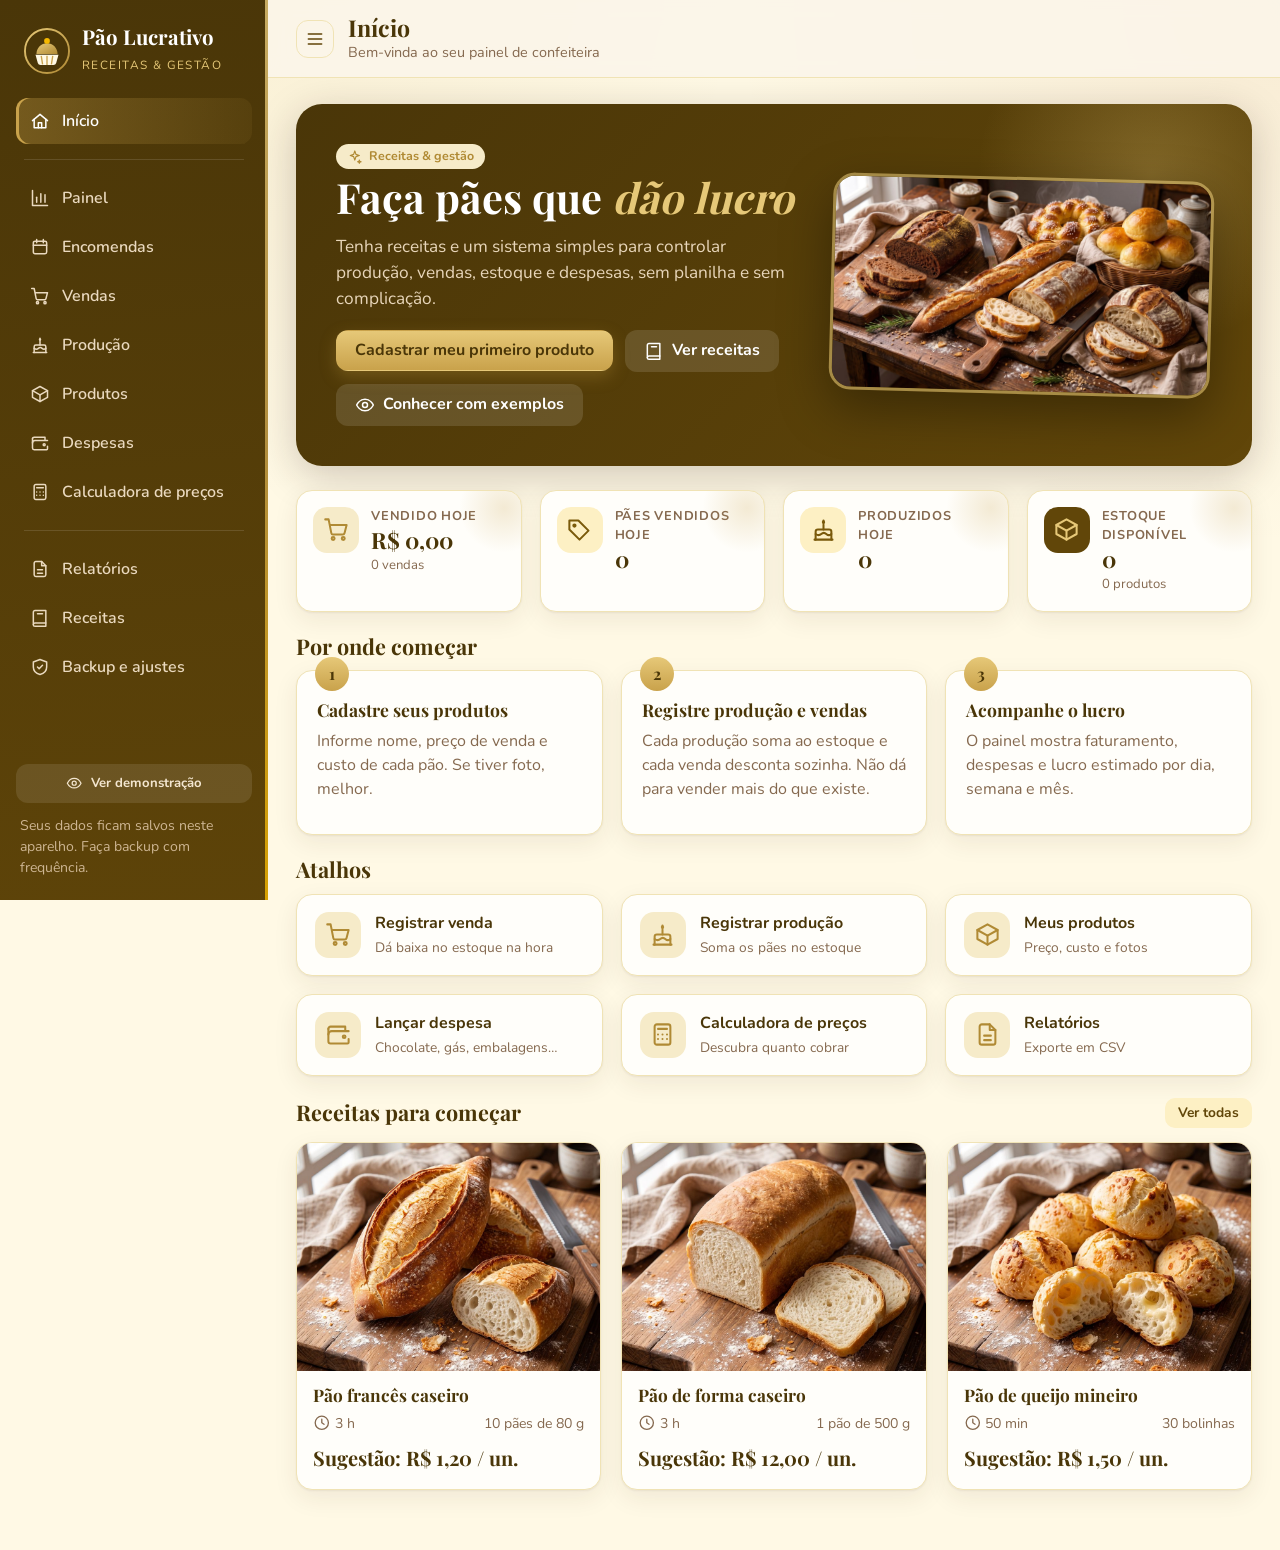
<file: index.html>
<!DOCTYPE html>
<html lang="pt-BR">
<head>
<meta charset="utf-8">
<meta name="viewport" content="width=device-width, initial-scale=1, viewport-fit=cover">
<title>Pão Lucrativo — Receitas e gestão para o seu negócio de pães</title>
<meta name="description" content="Receitas e um sistema completo de vendas, produção, estoque e lucro para quem faz e vende pães caseiros.">
<meta name="theme-color" content="#4a3608">
<link rel="stylesheet" href="css/style.css">
</head>
<body data-page="index" data-title="Início" data-sub="Bem-vinda ao seu painel de confeiteira">
<main id="content" class="content">
  <div class="loading"><div><div class="spinner"></div>Carregando…</div></div>
</main>
<script src="js/calc.js"></script>
<script src="js/database.js"></script>
<script src="js/art.js"></script>
<script src="js/auth.js"></script>
<script src="js/app.js"></script>
<script src="js/recipes-data.js"></script>
<script src="js/home.js"></script>
</body>
</html>
</file>
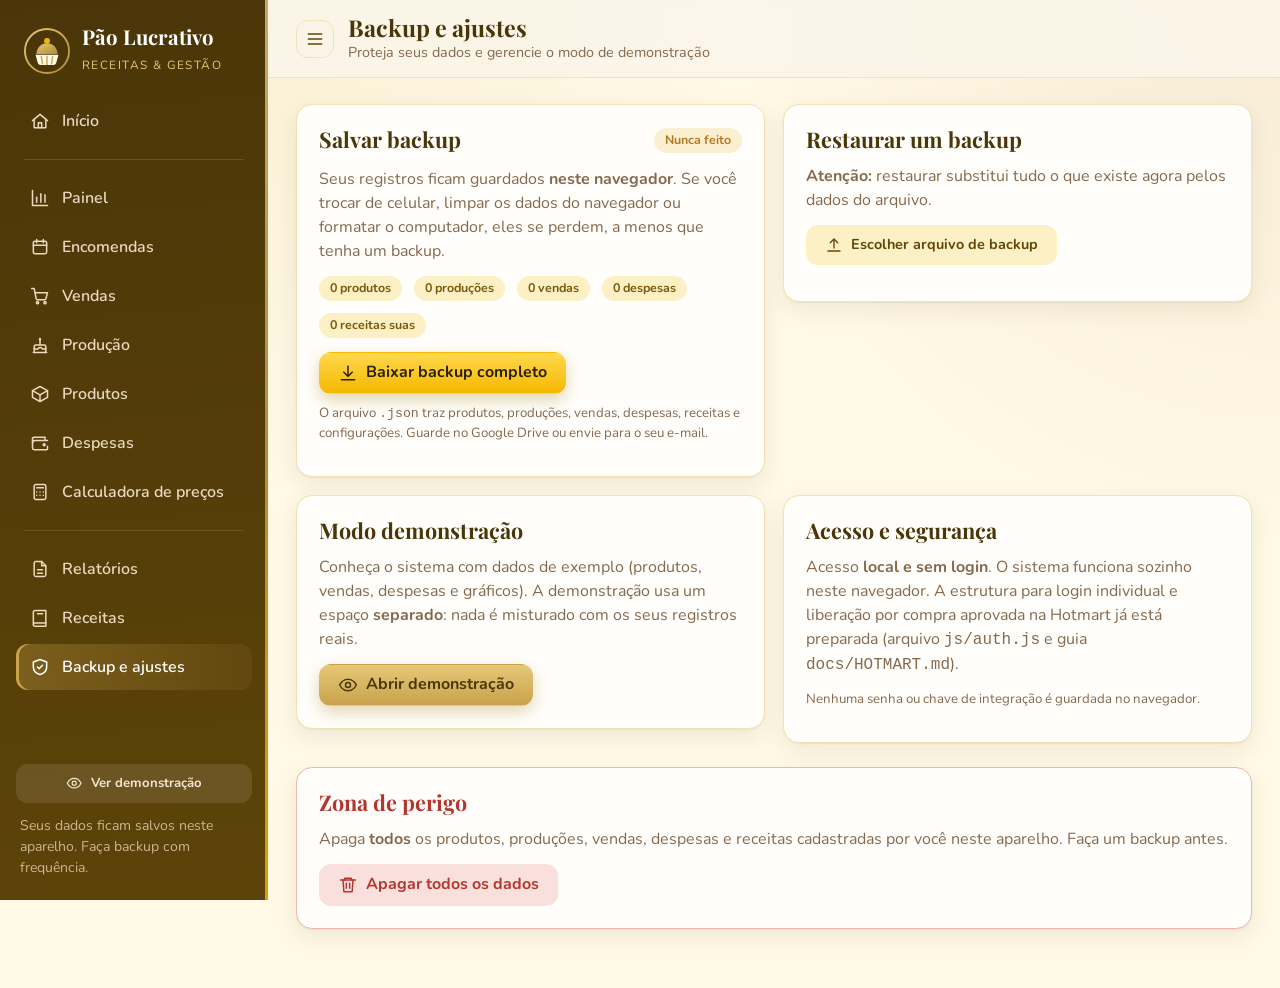
<file: backup.html>
<!DOCTYPE html>
<html lang="pt-BR">
<head>
<meta charset="utf-8">
<meta name="viewport" content="width=device-width, initial-scale=1, viewport-fit=cover">
<title>Backup e ajustes — Pão Lucrativo</title>
<meta name="theme-color" content="#4a3608">
<link rel="stylesheet" href="css/style.css">
</head>
<body data-page="backup" data-title="Backup e ajustes" data-sub="Proteja seus dados e gerencie o modo de demonstração">
<main id="content" class="content">
  <div class="grid g2" style="align-items:start">
    <section class="card">
      <div class="card-head"><h2>Salvar backup</h2><span class="pill" id="last-pill"></span></div>
      <p class="muted">Seus registros ficam guardados <b>neste navegador</b>. Se você trocar de celular, limpar os dados do navegador ou formatar o computador, eles se perdem, a menos que tenha um backup.</p>
      <div id="counts" class="row small muted" style="margin-bottom:14px"></div>
      <button class="btn primary" type="button" id="btn-export"></button>
      <p class="hint" style="margin-top:10px">O arquivo <code>.json</code> traz produtos, produções, vendas, despesas, receitas e configurações. Guarde no Google Drive ou envie para o seu e-mail.</p>
    </section>

    <section class="card">
      <h2>Restaurar um backup</h2>
      <p class="muted"><b>Atenção:</b> restaurar substitui tudo o que existe agora pelos dados do arquivo.</p>
      <div class="field"><label for="f-file" class="btn" id="file-label" style="cursor:pointer;width:fit-content"></label><input class="sr-only" type="file" id="f-file" accept="application/json,.json"></div>
      <div id="restore-info" style="margin-top:14px"></div>
    </section>

    <section class="card">
      <h2>Modo demonstração</h2>
      <p class="muted">Conheça o sistema com dados de exemplo (produtos, vendas, despesas e gráficos). A demonstração usa um espaço <b>separado</b>: nada é misturado com os seus registros reais.</p>
      <div class="row" id="demo-actions"></div>
    </section>

    <section class="card">
      <h2>Acesso e segurança</h2>
      <div id="auth-info"></div>
    </section>
  </div>

  <section class="card section" id="danger" style="border-color:#ecb7b0">
    <h2 style="color:var(--bad)">Zona de perigo</h2>
    <p class="muted">Apaga <b>todos</b> os produtos, produções, vendas, despesas e receitas cadastradas por você neste aparelho. Faça um backup antes.</p>
    <button class="btn danger" type="button" id="btn-wipe"></button>
  </section>
</main>
<script src="js/calc.js"></script>
<script src="js/database.js"></script>
<script src="js/art.js"></script>
<script src="js/auth.js"></script>
<script src="js/app.js"></script>
<script src="js/backup.js"></script>
</body>
</html>
</file>
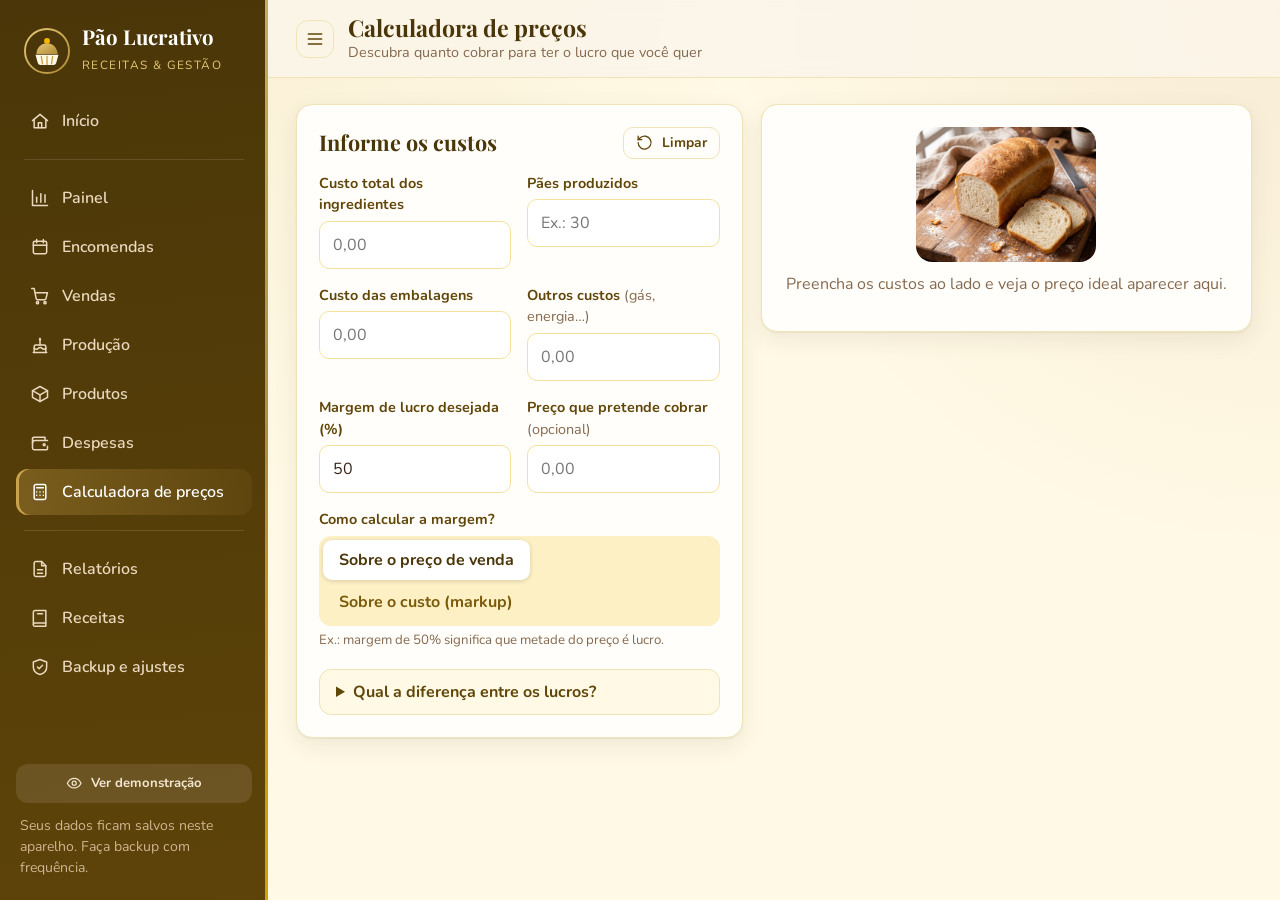
<file: calculadora.html>
<!DOCTYPE html>
<html lang="pt-BR">
<head>
<meta charset="utf-8">
<meta name="viewport" content="width=device-width, initial-scale=1, viewport-fit=cover">
<title>Calculadora de preços — Pão Lucrativo</title>
<meta name="theme-color" content="#4a3608">
<link rel="stylesheet" href="css/style.css">
</head>
<body data-page="calculadora" data-title="Calculadora de preços" data-sub="Descubra quanto cobrar para ter o lucro que você quer">
<main id="content" class="content">
  <div class="grid split-b">
    <section class="card">
      <div class="card-head"><h2>Informe os custos</h2><button class="btn sm ghost" type="button" id="btn-clear"></button></div>
      <form id="form" novalidate>
        <div class="form-grid">
          <div class="field c6 keep"><label for="c-ing">Custo total dos ingredientes</label><input type="text" inputmode="decimal" id="c-ing" name="ingredients" placeholder="0,00" autocomplete="off"><small class="err" data-err="ingredients"></small></div>
          <div class="field c6 keep"><label for="c-qty">Pães produzidos</label><input type="text" inputmode="numeric" id="c-qty" name="qty" placeholder="Ex.: 30" autocomplete="off"><small class="err" data-err="qty"></small></div>
          <div class="field c6 keep"><label for="c-pack">Custo das embalagens</label><input type="text" inputmode="decimal" id="c-pack" name="packaging" placeholder="0,00" autocomplete="off"><small class="err" data-err="packaging"></small></div>
          <div class="field c6 keep"><label for="c-other">Outros custos <span class="opt">(gás, energia…)</span></label><input type="text" inputmode="decimal" id="c-other" name="other" placeholder="0,00" autocomplete="off"><small class="err" data-err="other"></small></div>
          <div class="field c6 keep"><label for="c-margin">Margem de lucro desejada (%)</label><input type="text" inputmode="decimal" id="c-margin" name="margin" placeholder="Ex.: 50" autocomplete="off" value="50"><small class="err" data-err="margin"></small></div>
          <div class="field c6 keep"><label for="c-planned">Preço que pretende cobrar <span class="opt">(opcional)</span></label><input type="text" inputmode="decimal" id="c-planned" name="plannedPrice" placeholder="0,00" autocomplete="off"><small class="err" data-err="plannedPrice"></small></div>
          <div class="field"><span class="label">Como calcular a margem?</span>
            <div class="segmented" role="group" aria-label="Tipo de margem" id="mode"><button type="button" data-m="margin" class="on">Sobre o preço de venda</button><button type="button" data-m="markup">Sobre o custo (markup)</button></div>
            <small class="hint" id="mode-hint"></small></div>
        </div>
      </form>
      <details class="help" style="margin-top:18px;margin-bottom:0"><summary>Qual a diferença entre os lucros?</summary><p><b>Faturamento</b> é tudo o que entra com as vendas. <b>Lucro bruto</b> é o faturamento menos ingredientes e embalagens. <b>Lucro estimado após as despesas</b> é o que sobra depois de descontar também os outros custos (gás, energia, transporte).</p></details>
    </section>

    <section>
      <div id="result"></div>
      <div class="card section" id="apply-card" hidden>
        <h3>Aplicar a um produto</h3>
        <p class="muted small">Atualiza o custo unitário e o preço de venda do produto escolhido com os valores calculados.</p>
        <div class="row"><div class="field" style="flex:1;min-width:200px"><label class="sr-only" for="c-product">Produto</label><select id="c-product"></select></div><button class="btn gold" type="button" id="btn-apply">Aplicar valores</button></div>
      </div>
    </section>
  </div>
</main>
<script src="js/calc.js"></script>
<script src="js/database.js"></script>
<script src="js/art.js"></script>
<script src="js/auth.js"></script>
<script src="js/app.js"></script>
<script src="js/calculadora.js"></script>
</body>
</html>
</file>
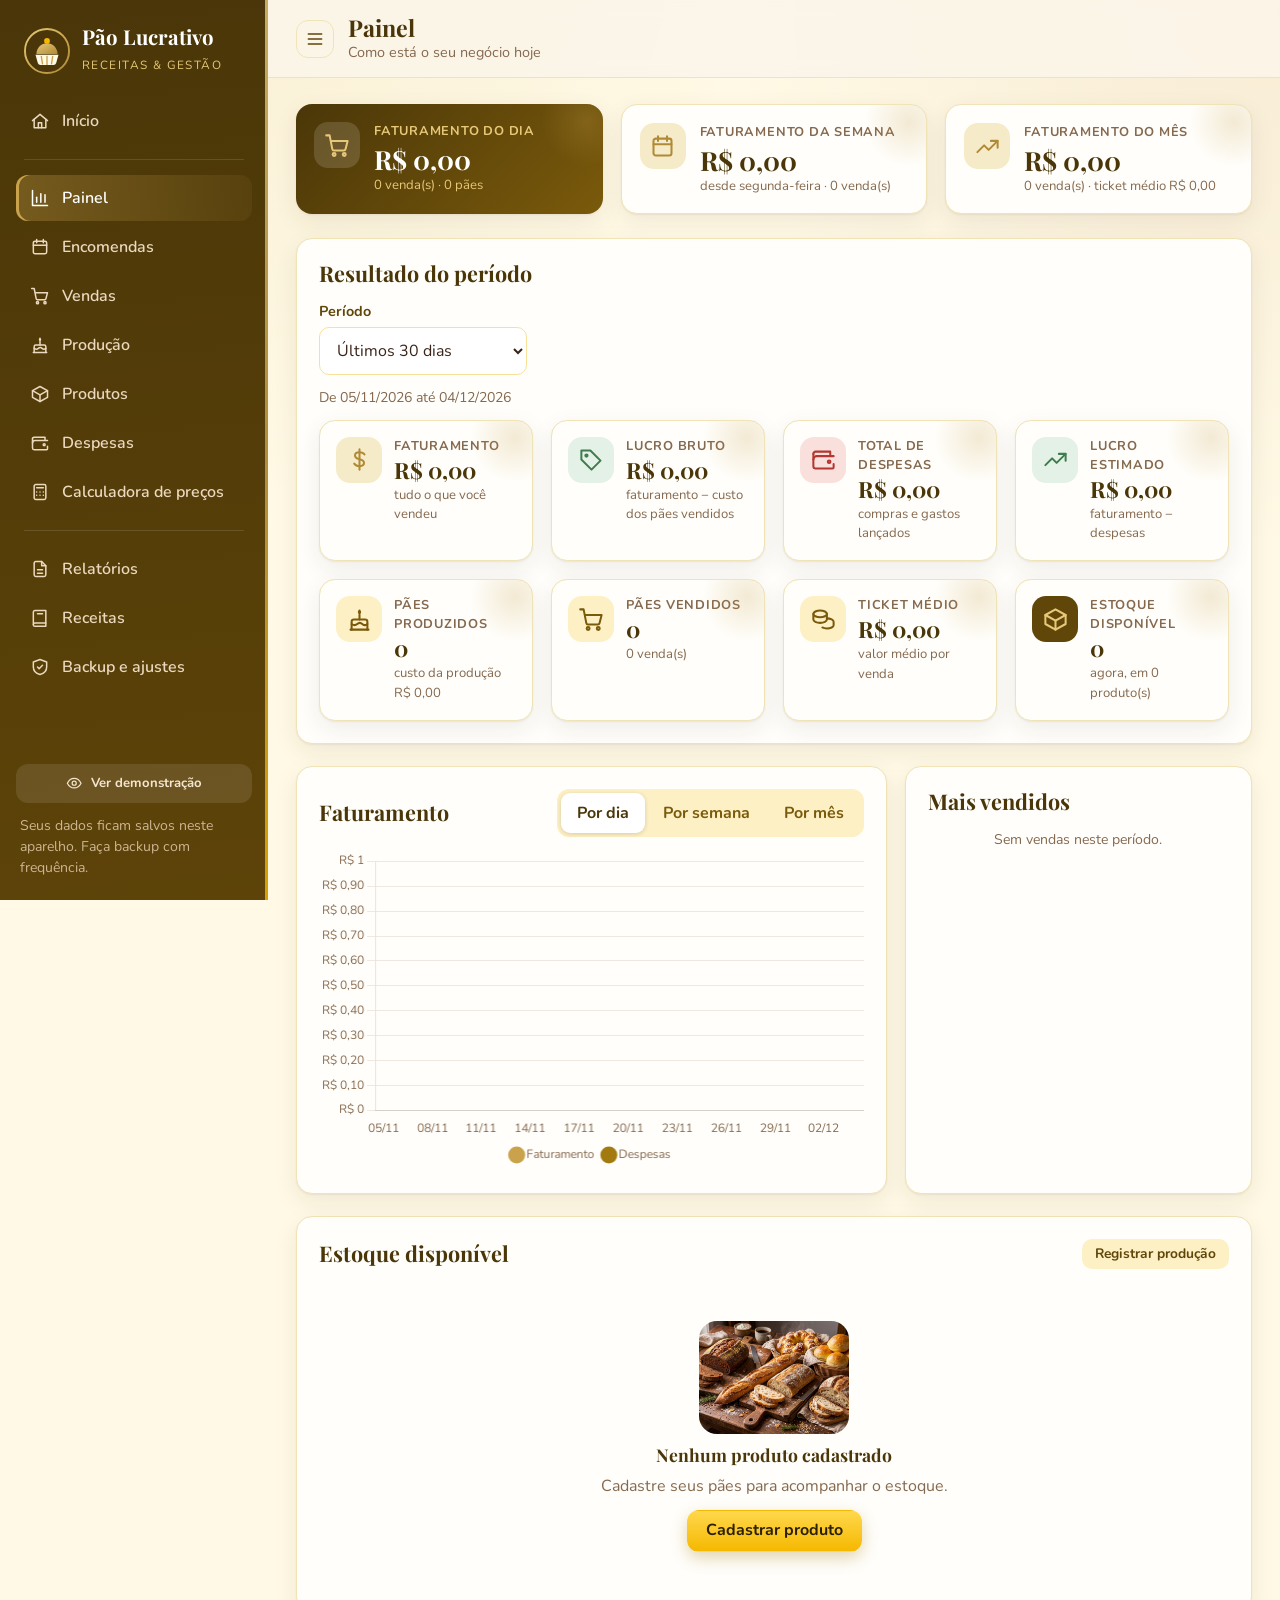
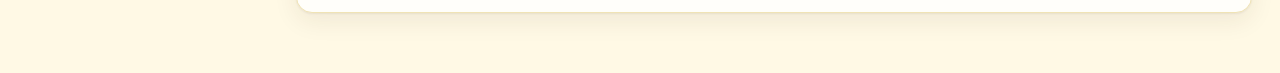
<file: dashboard.html>
<!DOCTYPE html>
<html lang="pt-BR">
<head>
<meta charset="utf-8">
<meta name="viewport" content="width=device-width, initial-scale=1, viewport-fit=cover">
<title>Painel — Pão Lucrativo</title>
<meta name="theme-color" content="#4a3608">
<link rel="stylesheet" href="css/style.css">
</head>
<body data-page="dashboard" data-title="Painel" data-sub="Como está o seu negócio hoje">
<main id="content" class="content">
  <div id="alerts"></div>
  <section><div class="grid g3" id="top-cards"></div></section>

  <section class="section card">
    <div class="card-head"><h2>Resultado do período</h2></div>
    <div class="row" style="align-items:flex-end;margin-bottom:18px" id="period-row"></div>
    <div id="period-msg"></div>
    <div class="grid g4" id="period-cards"></div>
  </section>

  <section class="section grid split-a" id="charts-row">
    <div class="card">
      <div class="card-head"><h2>Faturamento</h2>
        <div class="segmented" role="group" aria-label="Agrupar por" id="gran"><button type="button" data-g="day" class="on">Por dia</button><button type="button" data-g="week">Por semana</button><button type="button" data-g="month">Por mês</button></div></div>
      <div class="chart-box"><canvas id="ch-rev" aria-label="Gráfico de faturamento e despesas" role="img"></canvas></div>
    </div>
    <div class="card"><div class="card-head"><h2>Mais vendidos</h2></div><div class="chart-box"><canvas id="ch-top" aria-label="Gráfico dos produtos mais vendidos" role="img"></canvas></div><p class="muted center small" id="top-empty" hidden>Sem vendas neste período.</p></div>
  </section>

  <section class="section card"><div class="card-head"><h2>Estoque disponível</h2><a class="btn sm" href="producao.html">Registrar produção</a></div><div id="stock"></div></section>
</main>
<script src="js/vendor/chart.umd.js"></script>
<script src="js/calc.js"></script>
<script src="js/database.js"></script>
<script src="js/art.js"></script>
<script src="js/auth.js"></script>
<script src="js/app.js"></script>
<script src="js/charts.js"></script>
<script src="js/dashboard.js"></script>
</body>
</html>
</file>
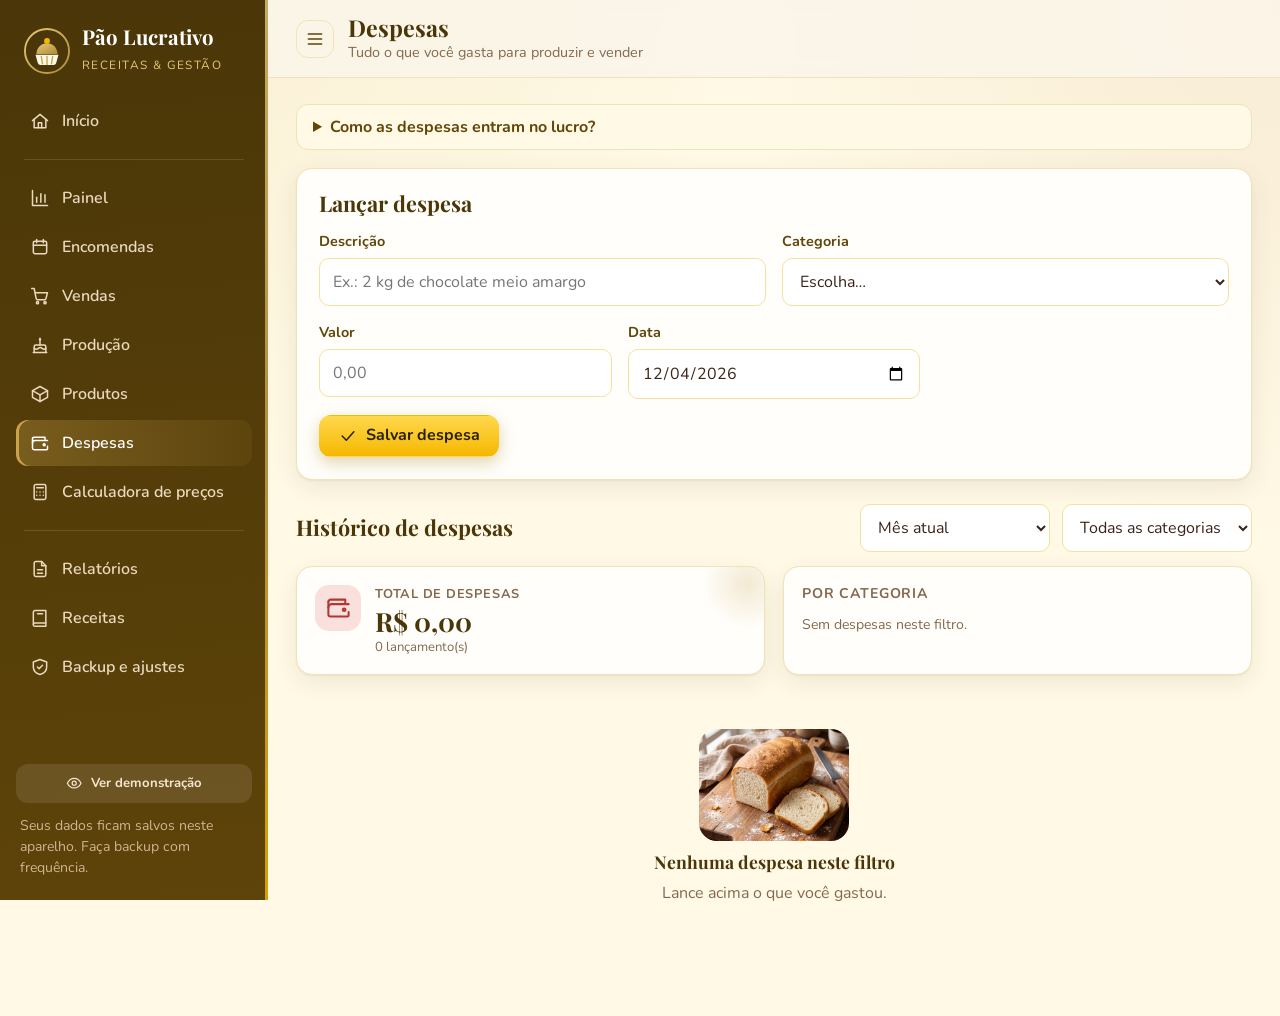
<file: despesas.html>
<!DOCTYPE html>
<html lang="pt-BR">
<head>
<meta charset="utf-8">
<meta name="viewport" content="width=device-width, initial-scale=1, viewport-fit=cover">
<title>Despesas — Pão Lucrativo</title>
<meta name="theme-color" content="#4a3608">
<link rel="stylesheet" href="css/style.css">
</head>
<body data-page="despesas" data-title="Despesas" data-sub="Tudo o que você gasta para produzir e vender">
<main id="content" class="content">
  <details class="help"><summary>Como as despesas entram no lucro?</summary><p>O <b>lucro estimado</b> do painel é o faturamento menos as despesas lançadas aqui. Já o <b>lucro bruto</b> é o faturamento menos o custo dos pães vendidos. Lance aqui as compras de ingredientes e embalagens e também os gastos fixos, como energia, gás e transporte.</p></details>
  <section class="card" id="form-card">
    <div class="card-head"><h2 id="form-title">Lançar despesa</h2><span class="pill" id="edit-pill" hidden>Editando</span></div>
    <form id="form" novalidate>
      <div class="form-grid">
        <div class="field c6"><label for="f-desc">Descrição</label><input type="text" id="f-desc" name="description" maxlength="100" placeholder="Ex.: 2 kg de chocolate meio amargo" autocomplete="off"><small class="err" data-err="description"></small></div>
        <div class="field c6"><label for="f-category">Categoria</label><select id="f-category" name="category"></select><small class="err" data-err="category"></small></div>
        <div class="field c4 keep"><label for="f-amount">Valor</label><input type="text" inputmode="decimal" id="f-amount" name="amount" placeholder="0,00" autocomplete="off"><small class="err" data-err="amount"></small></div>
        <div class="field c4 keep"><label for="f-date">Data</label><input type="date" id="f-date" name="date"><small class="err" data-err="date"></small></div>
      </div>
      <div class="form-actions" style="margin-top:16px"><button class="btn primary" type="submit" id="btn-save"></button><button class="btn ghost" type="button" id="btn-cancel" hidden>Cancelar edição</button></div>
    </form>
  </section>

  <section class="section">
    <div class="card-head"><h2>Histórico de despesas</h2><div class="row"><div class="field" style="min-width:190px"><label class="sr-only" for="flt">Período</label><select id="flt"></select></div>
      <div class="field" style="min-width:190px"><label class="sr-only" for="flt-cat">Categoria</label><select id="flt-cat"></select></div></div></div>
    <div id="summary" class="grid g2" style="margin-bottom:16px"></div>
    <div id="list"></div>
  </section>
</main>
<script src="js/calc.js"></script>
<script src="js/database.js"></script>
<script src="js/art.js"></script>
<script src="js/auth.js"></script>
<script src="js/app.js"></script>
<script src="js/despesas.js"></script>
</body>
</html>
</file>
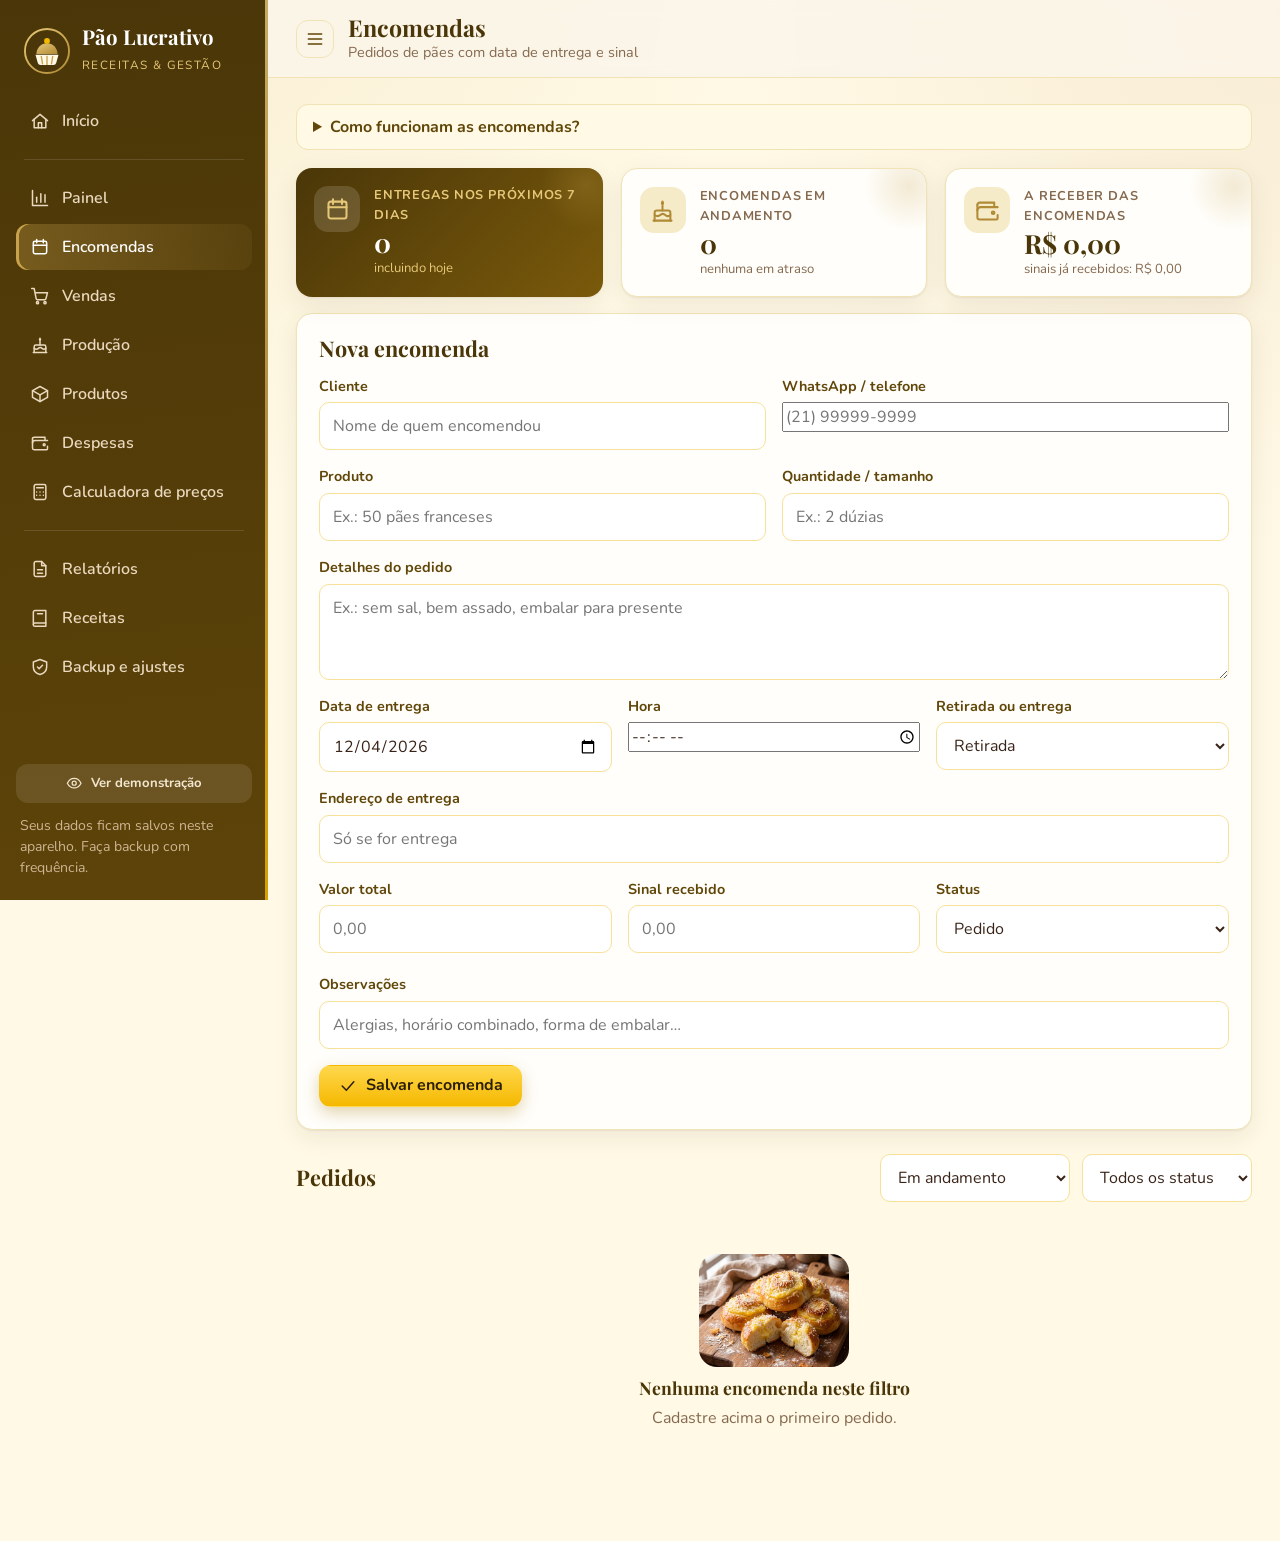
<file: encomendas.html>
<!DOCTYPE html>
<html lang="pt-BR">
<head>
<meta charset="utf-8">
<meta name="viewport" content="width=device-width, initial-scale=1, viewport-fit=cover">
<title>Encomendas — Pão Lucrativo</title>
<meta name="theme-color" content="#4a3608">
<link rel="stylesheet" href="css/style.css">
</head>
<body data-page="encomendas" data-title="Encomendas" data-sub="Pedidos de pães com data de entrega e sinal">
<main id="content" class="content">
  <details class="help"><summary>Como funcionam as encomendas?</summary><p>Cadastre o pedido com a <b>data de entrega</b> e o <b>sinal</b> recebido. O <b>saldo</b> é o valor total menos o sinal. Ao marcar como <b>Entregue</b>, o saldo passa a ser considerado recebido. Use o botão WhatsApp para confirmar o pedido ou avisar que o pão está pronto.</p></details>
  <div id="summary" class="grid g3" style="margin-bottom:16px"></div>
  <section class="card" id="form-card">
    <div class="card-head"><h2 id="form-title">Nova encomenda</h2><span class="pill" id="edit-pill" hidden>Editando</span></div>
    <form id="form" novalidate>
      <div class="form-grid">
        <div class="field c6"><label for="f-customer">Cliente</label><input type="text" id="f-customer" name="customer" maxlength="80" placeholder="Nome de quem encomendou" autocomplete="off"><small class="err" data-err="customer"></small></div>
        <div class="field c6"><label for="f-phone">WhatsApp / telefone</label><input type="tel" id="f-phone" name="phone" maxlength="30" placeholder="(21) 99999-9999" autocomplete="off"><small class="err" data-err="phone"></small></div>
        <div class="field c6"><label for="f-item">Produto</label><input type="text" id="f-item" name="item" maxlength="100" placeholder="Ex.: 50 pães franceses" autocomplete="off"><small class="err" data-err="item"></small></div>
        <div class="field c6"><label for="f-size">Quantidade / tamanho</label><input type="text" id="f-size" name="size" list="sizes" maxlength="40" placeholder="Ex.: 2 dúzias" autocomplete="off"><datalist id="sizes"></datalist><small class="err" data-err="size"></small></div>
        <div class="field c12"><label for="f-theme">Detalhes do pedido</label><textarea id="f-theme" name="theme" rows="2" maxlength="300" placeholder="Ex.: sem sal, bem assado, embalar para presente"></textarea><small class="err" data-err="theme"></small></div>
        <div class="field c4 keep"><label for="f-date">Data de entrega</label><input type="date" id="f-date" name="deliveryDate"><small class="err" data-err="deliveryDate"></small></div>
        <div class="field c4 keep"><label for="f-time">Hora</label><input type="time" id="f-time" name="deliveryTime"><small class="err" data-err="deliveryTime"></small></div>
        <div class="field c4 keep"><label for="f-delivery">Retirada ou entrega</label><select id="f-delivery" name="delivery"></select><small class="err" data-err="delivery"></small></div>
        <div class="field c12"><label for="f-address">Endereço de entrega</label><input type="text" id="f-address" name="address" maxlength="150" placeholder="Só se for entrega" autocomplete="off"><small class="err" data-err="address"></small></div>
        <div class="field c4 keep"><label for="f-total">Valor total</label><input type="text" inputmode="decimal" id="f-total" name="total" placeholder="0,00" autocomplete="off"><small class="err" data-err="total"></small></div>
        <div class="field c4 keep"><label for="f-deposit">Sinal recebido</label><input type="text" inputmode="decimal" id="f-deposit" name="deposit" placeholder="0,00" autocomplete="off"><small class="err" data-err="deposit"></small><small class="hint" id="bal"></small></div>
        <div class="field c4 keep"><label for="f-status">Status</label><select id="f-status" name="status"></select><small class="err" data-err="status"></small></div>
        <div class="field c12"><label for="f-notes">Observações</label><input type="text" id="f-notes" name="notes" maxlength="300" placeholder="Alergias, horário combinado, forma de embalar…" autocomplete="off"><small class="err" data-err="notes"></small></div>
      </div>
      <div class="form-actions" style="margin-top:16px"><button class="btn primary" type="submit" id="btn-save"></button><button class="btn ghost" type="button" id="btn-cancel" hidden>Cancelar edição</button></div>
    </form>
  </section>
  <section class="section">
    <div class="card-head"><h2>Pedidos</h2><div class="row"><div class="field" style="min-width:190px"><label class="sr-only" for="flt">Período</label><select id="flt"></select></div>
      <div class="field" style="min-width:170px"><label class="sr-only" for="flt-st">Status</label><select id="flt-st"></select></div></div></div>
    <div id="list"></div>
  </section>
</main>
<script src="js/calc.js"></script>
<script src="js/database.js"></script>
<script src="js/art.js"></script>
<script src="js/auth.js"></script>
<script src="js/app.js"></script>
<script src="js/encomendas.js"></script>
</body>
</html>
</file>
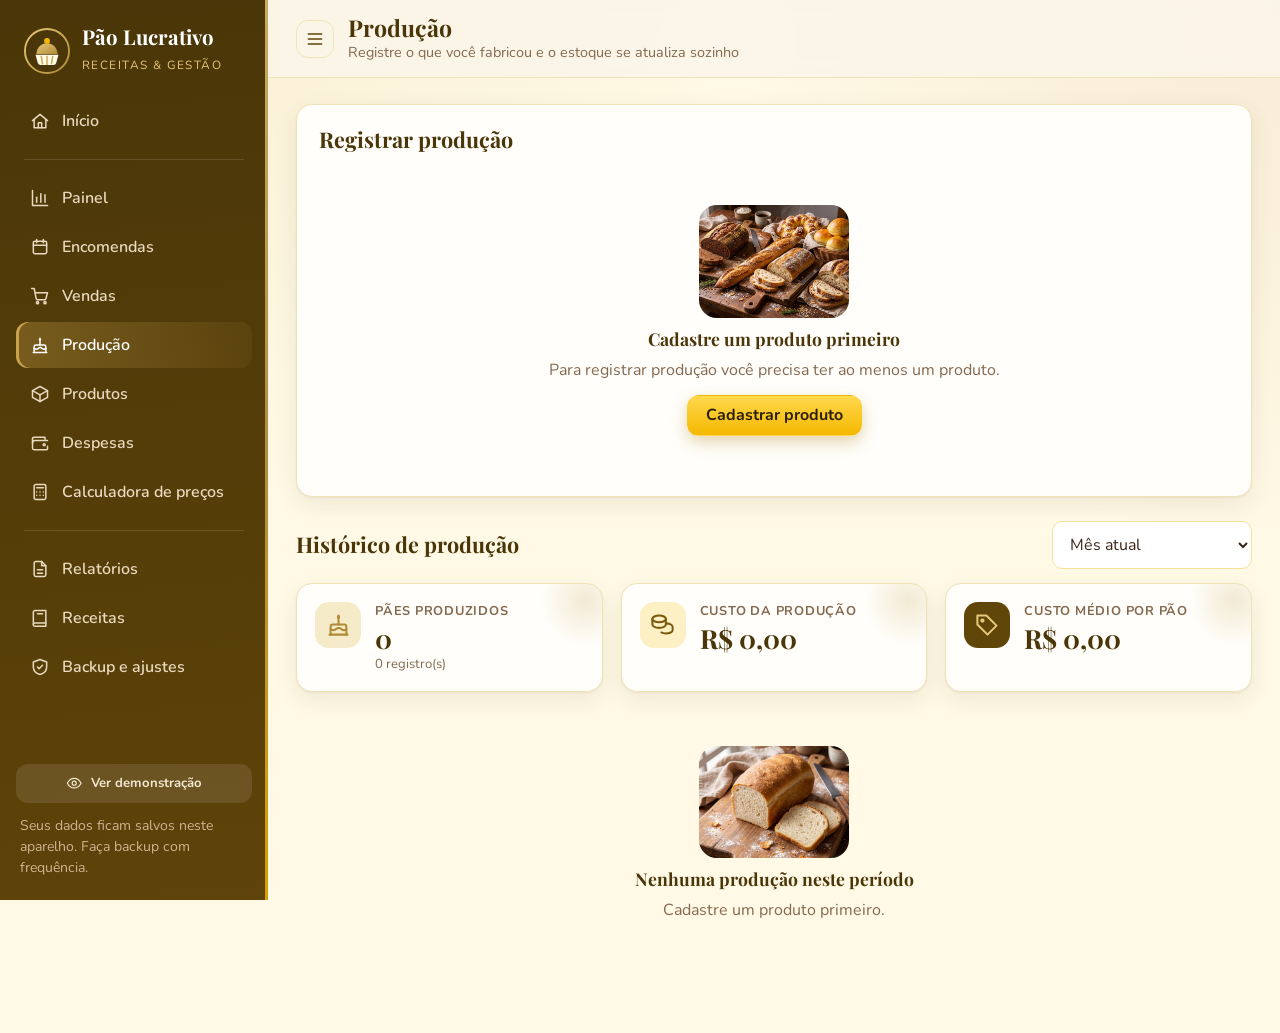
<file: producao.html>
<!DOCTYPE html>
<html lang="pt-BR">
<head>
<meta charset="utf-8">
<meta name="viewport" content="width=device-width, initial-scale=1, viewport-fit=cover">
<title>Produção — Pão Lucrativo</title>
<meta name="theme-color" content="#4a3608">
<link rel="stylesheet" href="css/style.css">
</head>
<body data-page="producao" data-title="Produção" data-sub="Registre o que você fabricou e o estoque se atualiza sozinho">
<main id="content" class="content">
  <section class="card" id="form-card">
    <div class="card-head"><h2 id="form-title">Registrar produção</h2><span class="pill" id="edit-pill" hidden>Editando</span></div>
    <div id="no-products" hidden></div>
    <form id="form" novalidate>
      <div class="form-grid">
        <div class="field c6"><label for="f-product">Produto</label><select id="f-product" name="productId"></select><small class="err" data-err="productId"></small><small class="hint" id="stock-now"></small></div>
        <div class="field c3 keep"><label for="f-qty">Quantidade produzida</label><input type="text" inputmode="numeric" id="f-qty" name="qty" placeholder="Ex.: 50" autocomplete="off"><small class="err" data-err="qty"></small></div>
        <div class="field c3 keep"><label for="f-date">Data de fabricação</label><input type="date" id="f-date" name="date"><small class="err" data-err="date"></small></div>
        <div class="field c4"><label for="f-cost">Custo total da produção</label><input type="text" inputmode="decimal" id="f-cost" name="totalCost" placeholder="0,00" autocomplete="off"><small class="err" data-err="totalCost"></small></div>
        <div class="field c8"><label class="check" style="margin-top:28px"><input type="checkbox" id="f-update" name="updateCost" checked><span>Atualizar o <b>custo unitário</b> do produto com este valor<br><span class="hint">Mantém o lucro das próximas vendas sempre correto.</span></span></label></div>
        <div class="liveline" id="live"></div>
      </div>
      <div class="form-actions" style="margin-top:16px"><button class="btn primary" type="submit" id="btn-save"></button><button class="btn ghost" type="button" id="btn-cancel" hidden>Cancelar edição</button></div>
    </form>
  </section>

  <section class="section">
    <div class="card-head"><h2>Histórico de produção</h2><div class="field" style="min-width:200px"><label class="sr-only" for="flt">Filtrar</label><select id="flt"></select></div></div>
    <div id="summary" class="grid g3" style="margin-bottom:16px"></div>
    <div id="list"></div>
  </section>
</main>
<script src="js/calc.js"></script>
<script src="js/database.js"></script>
<script src="js/art.js"></script>
<script src="js/auth.js"></script>
<script src="js/app.js"></script>
<script src="js/producao.js"></script>
</body>
</html>
</file>
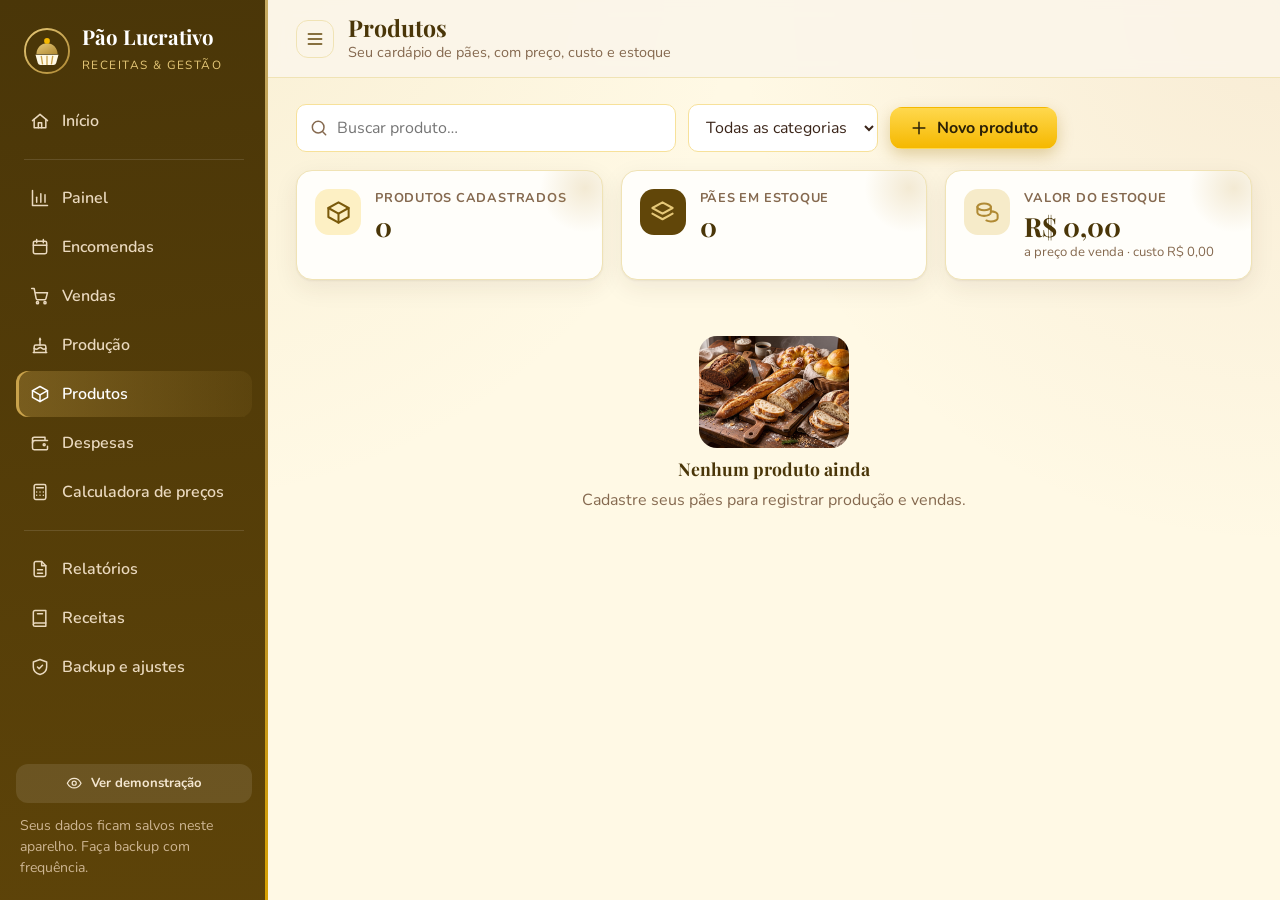
<file: produtos.html>
<!DOCTYPE html>
<html lang="pt-BR">
<head>
<meta charset="utf-8">
<meta name="viewport" content="width=device-width, initial-scale=1, viewport-fit=cover">
<title>Produtos — Pão Lucrativo</title>
<meta name="theme-color" content="#4a3608">
<link rel="stylesheet" href="css/style.css">
</head>
<body data-page="produtos" data-title="Produtos" data-sub="Seu cardápio de pães, com preço, custo e estoque">
<main id="content" class="content">
  <div class="toolbar">
    <div class="search"><svg class="icon" viewBox="0 0 24 24" aria-hidden="true"><circle cx="11" cy="11" r="7"/><path d="m20 20-3.5-3.5"/></svg><label class="sr-only" for="q">Buscar produto</label><input type="text" id="q" placeholder="Buscar produto…" autocomplete="off"></div>
    <div class="field" style="min-width:190px"><label class="sr-only" for="cat">Categoria</label><select id="cat"></select></div>
    <button class="btn primary" id="btn-new" type="button"></button>
  </div>
  <div id="summary" class="grid g3" style="margin-bottom:18px"></div>
  <div id="list"><div class="loading"><div><div class="spinner"></div>Carregando…</div></div></div>

  <dialog id="dlg" data-modal aria-labelledby="dlg-title">
    <div class="dlg-head"><h2 id="dlg-title">Novo produto</h2><button class="btn ghost icon-only" type="button" data-close aria-label="Fechar"></button></div>
    <form id="form" class="dlg-body" novalidate>
      <div class="form-grid">
        <div class="field c8"><label for="f-name">Nome do produto</label><input type="text" id="f-name" name="name" maxlength="80" placeholder="Ex.: Pão de cenoura (fatia)" autocomplete="off"><small class="err" data-err="name"></small></div>
        <div class="field c4"><label for="f-category">Categoria</label><select id="f-category" name="category"></select><small class="err" data-err="category"></small></div>
        <div class="field"><label for="f-description">Descrição <span class="opt">(opcional)</span></label><textarea id="f-description" name="description" maxlength="300" placeholder="Sabor, recheio, tamanho…"></textarea><small class="err" data-err="description"></small></div>
        <div class="field c4 keep"><label for="f-price">Preço de venda (un.)</label><input type="text" inputmode="decimal" id="f-price" name="price" placeholder="0,00" autocomplete="off"><small class="err" data-err="price"></small></div>
        <div class="field c4 keep"><label for="f-cost">Custo de produção (un.)</label><input type="text" inputmode="decimal" id="f-cost" name="cost" placeholder="0,00" autocomplete="off"><small class="err" data-err="cost"></small></div>
        <div class="field c4"><label for="f-stock">Quantidade disponível</label><input type="text" inputmode="numeric" id="f-stock" name="stock" placeholder="0" autocomplete="off"><small class="err" data-err="stock"></small><small class="hint" id="stock-hint"></small></div>
        <div class="field"><span class="label">Foto <span class="opt">(opcional)</span></span>
          <div class="photo-pick"><div class="preview" id="preview">Sem foto</div>
            <div class="row"><label class="btn sm" for="f-photo" style="cursor:pointer" id="photo-label"></label><input class="sr-only" type="file" id="f-photo" accept="image/*"><button class="btn sm ghost" type="button" id="photo-clear" hidden>Remover foto</button></div></div>
          <small class="err" data-err="photo"></small></div>
        <div class="liveline" id="live"></div>
      </div>
      <div class="form-actions" style="margin-top:18px"><button class="btn primary" type="submit" id="btn-save">Salvar produto</button><button class="btn ghost" type="button" data-close>Cancelar</button></div>
    </form>
  </dialog>
</main>
<script src="js/calc.js"></script>
<script src="js/database.js"></script>
<script src="js/art.js"></script>
<script src="js/auth.js"></script>
<script src="js/app.js"></script>
<script src="js/recipes-data.js"></script>
<script src="js/produtos.js"></script>
</body>
</html>
</file>
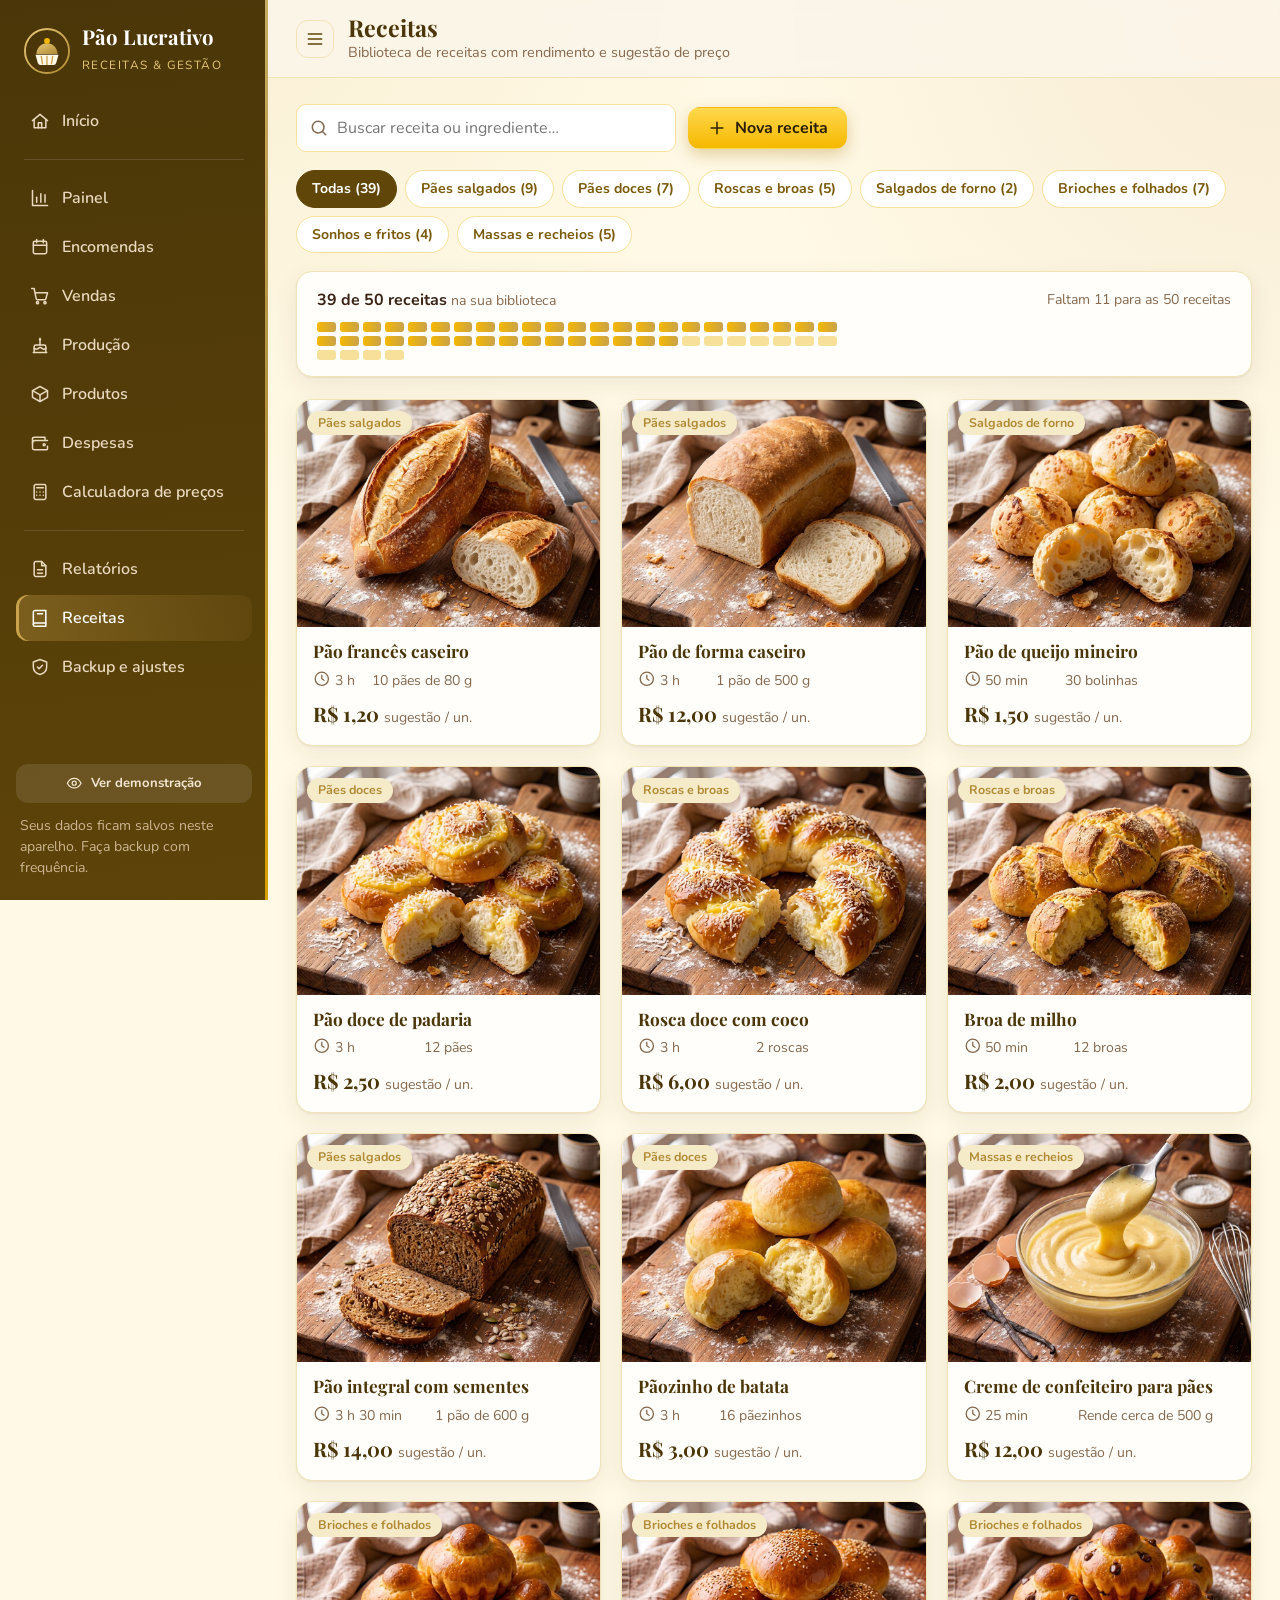
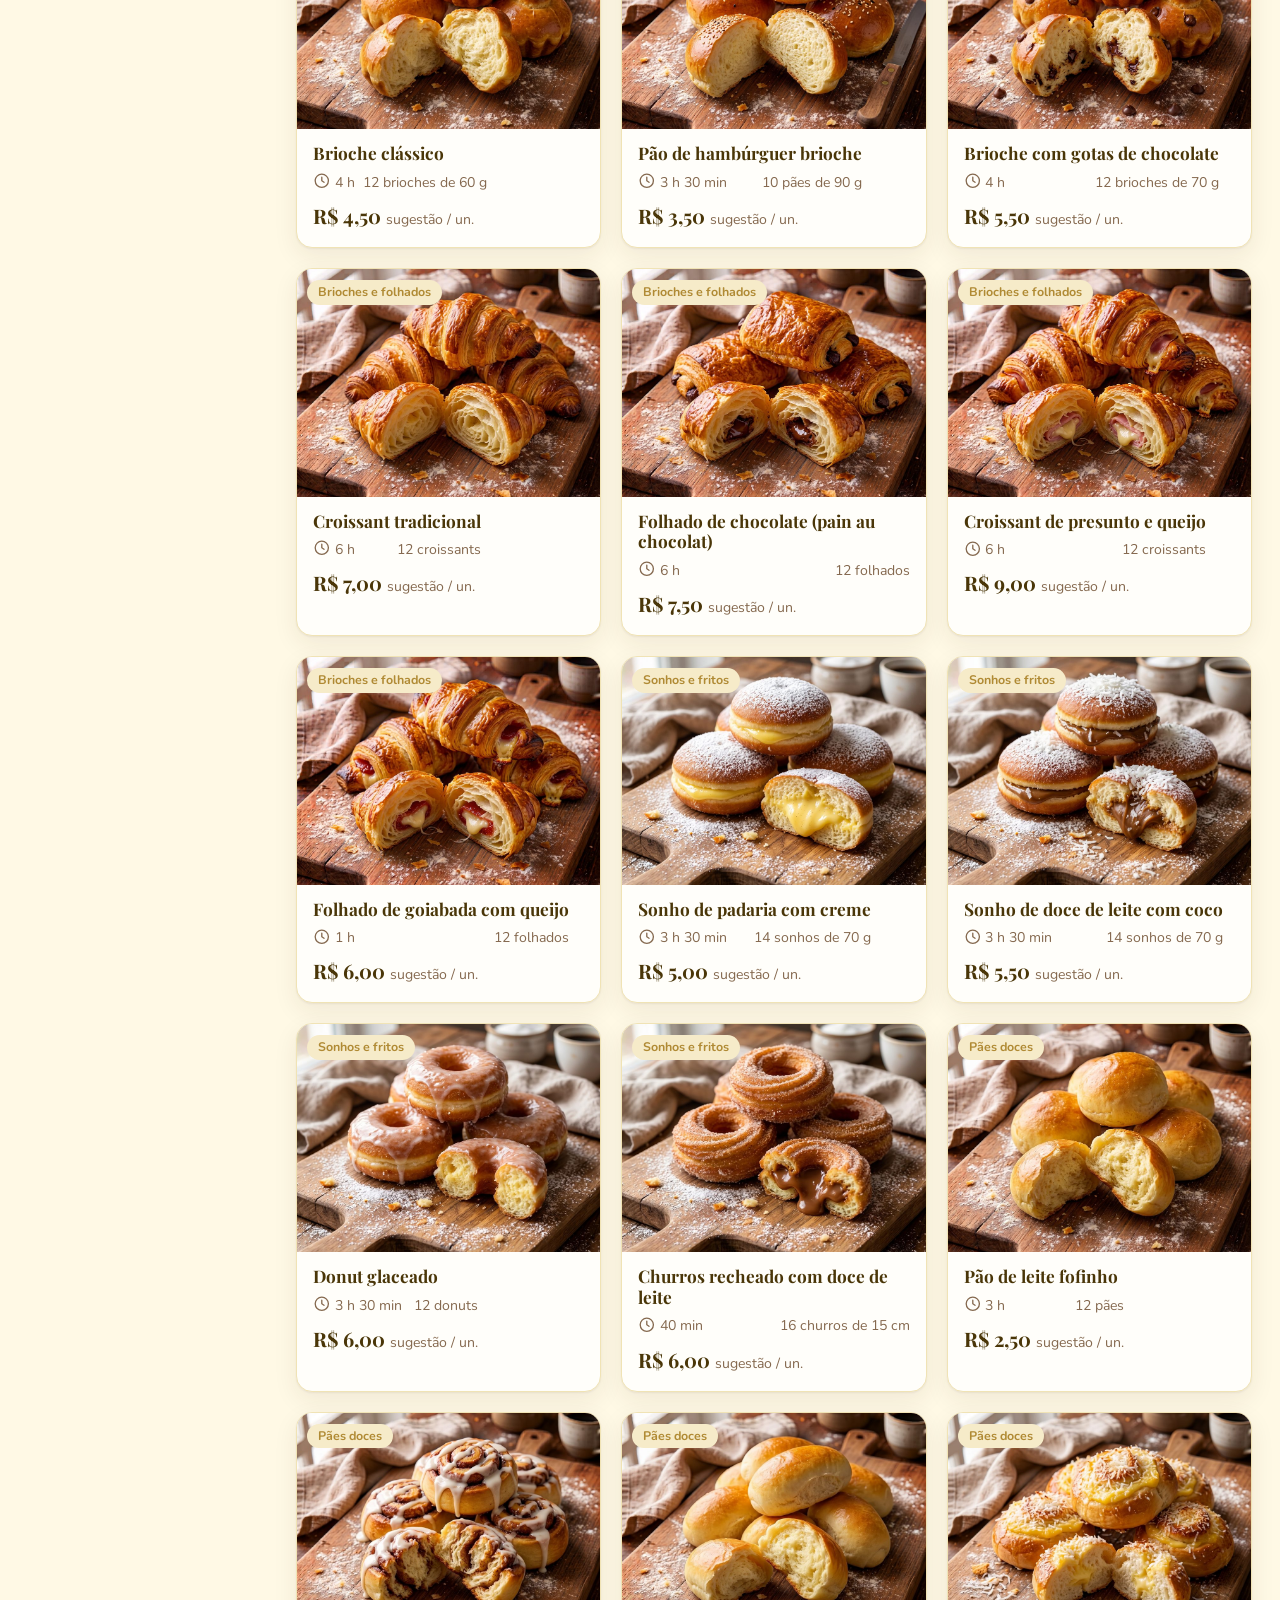
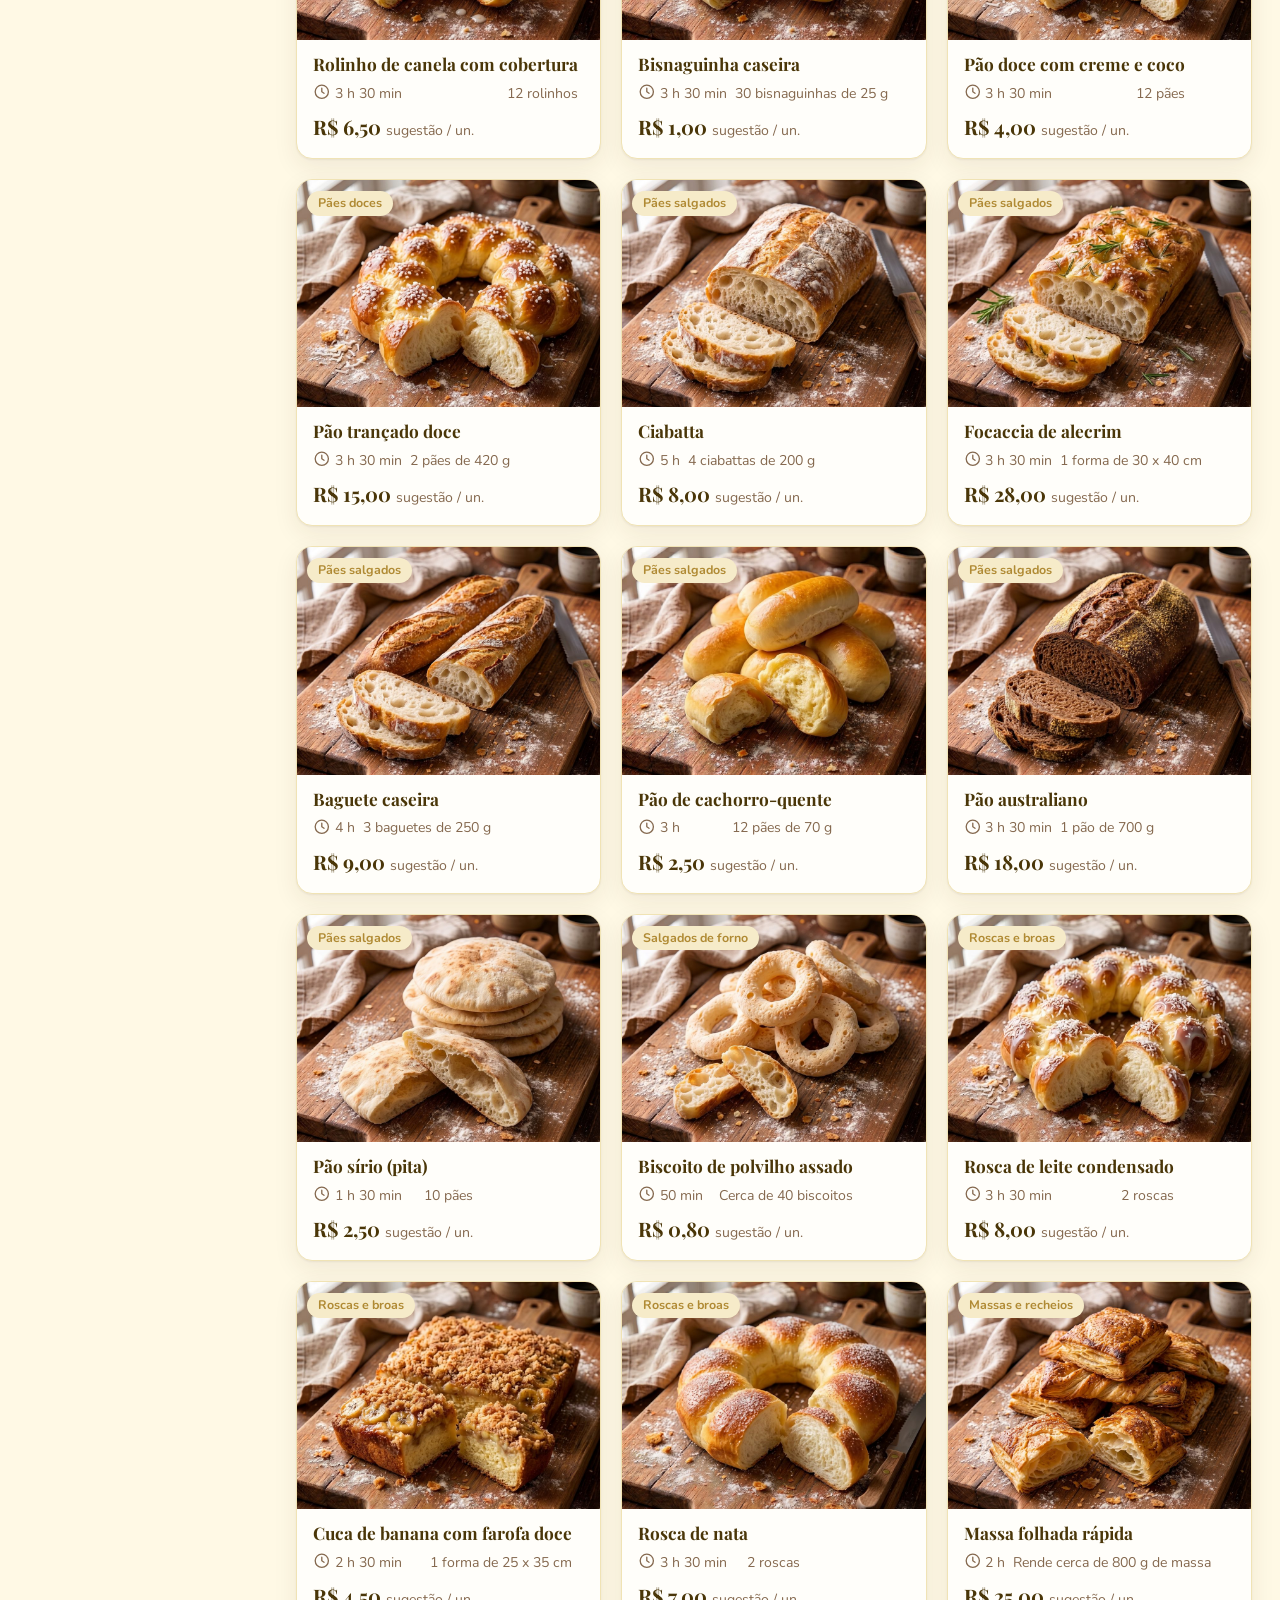
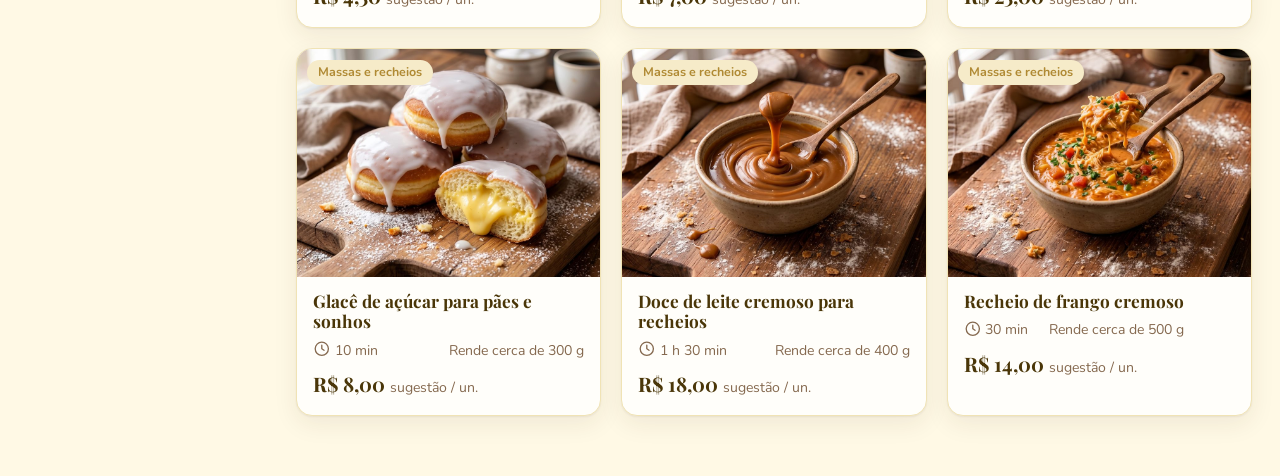
<file: receitas.html>
<!DOCTYPE html>
<html lang="pt-BR">
<head>
<meta charset="utf-8">
<meta name="viewport" content="width=device-width, initial-scale=1, viewport-fit=cover">
<title>Receitas — Pão Lucrativo</title>
<meta name="theme-color" content="#4a3608">
<link rel="stylesheet" href="css/style.css">
</head>
<body data-page="receitas" data-title="Receitas" data-sub="Biblioteca de receitas com rendimento e sugestão de preço">
<main id="content" class="content">
  <div class="toolbar">
    <div class="search"><svg class="icon" viewBox="0 0 24 24" aria-hidden="true"><circle cx="11" cy="11" r="7"/><path d="m20 20-3.5-3.5"/></svg><label class="sr-only" for="q">Buscar receita</label><input type="text" id="q" placeholder="Buscar receita ou ingrediente…" autocomplete="off"></div>
    <button class="btn primary" id="btn-new" type="button"></button>
  </div>
  <div class="chips" id="chips" role="group" aria-label="Categorias" style="margin-bottom:18px"></div>
  <div class="card" id="slots-card" style="margin-bottom:22px;padding:16px 20px"></div>
  <div id="list"><div class="loading"><div><div class="spinner"></div>Carregando…</div></div></div>

  <!-- Ver receita -->
  <dialog id="dlg-view" data-modal class="wide" aria-labelledby="v-title">
    <div class="dlg-head"><h2 id="v-title"></h2><button class="btn ghost icon-only" type="button" data-close aria-label="Fechar"></button></div>
    <div class="dlg-body" id="v-body"></div>
  </dialog>

  <!-- Nova / editar receita -->
  <dialog id="dlg-form" data-modal class="wide" aria-labelledby="f-title">
    <div class="dlg-head"><h2 id="f-title">Nova receita</h2><button class="btn ghost icon-only" type="button" data-close aria-label="Fechar"></button></div>
    <form id="form" class="dlg-body" novalidate>
      <div class="form-grid">
        <div class="field c8"><label for="r-name">Nome da receita</label><input type="text" id="r-name" name="name" maxlength="80" autocomplete="off"><small class="err" data-err="name"></small></div>
        <div class="field c4"><label for="r-category">Categoria</label><select id="r-category" name="category"></select><small class="err" data-err="category"></small></div>
        <div class="field c4 keep"><label for="r-yield">Rendimento</label><input type="text" id="r-yield" name="yield" maxlength="60" placeholder="Ex.: 30 unidades" autocomplete="off"><small class="err" data-err="yield"></small></div>
        <div class="field c4 keep"><label for="r-time">Tempo de preparo</label><input type="text" id="r-time" name="time" maxlength="60" placeholder="Ex.: 40 min" autocomplete="off"><small class="err" data-err="time"></small></div>
        <div class="field c4"><label for="r-price">Sugestão de preço (un.)</label><input type="text" inputmode="decimal" id="r-price" name="suggestedPrice" placeholder="0,00" autocomplete="off"><small class="err" data-err="suggestedPrice"></small></div>
        <div class="field c6"><label for="r-ing">Ingredientes e quantidades</label><textarea id="r-ing" name="ingredients" placeholder="Um por linha. Ex.:&#10;1 lata de leite condensado&#10;3 colheres (sopa) de chocolate em pó" style="min-height:150px"></textarea><small class="err" data-err="ingredients"></small></div>
        <div class="field c6"><label for="r-steps">Modo de preparo</label><textarea id="r-steps" name="steps" placeholder="Um passo por linha." style="min-height:150px"></textarea><small class="err" data-err="steps"></small></div>
        <div class="field"><label for="r-storage">Dicas de conservação <span class="opt">(opcional)</span></label><textarea id="r-storage" name="storage" maxlength="400" style="min-height:70px"></textarea></div>
        <div class="field"><span class="label">Foto <span class="opt">(opcional)</span></span>
          <div class="photo-pick"><div class="preview" id="preview">Sem foto</div><div class="row"><label class="btn sm" for="r-photo" style="cursor:pointer" id="photo-label"></label><input class="sr-only" type="file" id="r-photo" accept="image/*"><button class="btn sm ghost" type="button" id="photo-clear" hidden>Remover foto</button></div></div>
          <small class="err" data-err="photo"></small></div>
      </div>
      <div class="form-actions" style="margin-top:18px"><button class="btn primary" type="submit" id="btn-save">Salvar receita</button><button class="btn ghost" type="button" data-close>Cancelar</button></div>
    </form>
  </dialog>
</main>
<script src="js/calc.js"></script>
<script src="js/database.js"></script>
<script src="js/art.js"></script>
<script src="js/auth.js"></script>
<script src="js/app.js"></script>
<script src="js/recipes-data.js"></script>
<script src="js/receitas.js"></script>
</body>
</html>
</file>
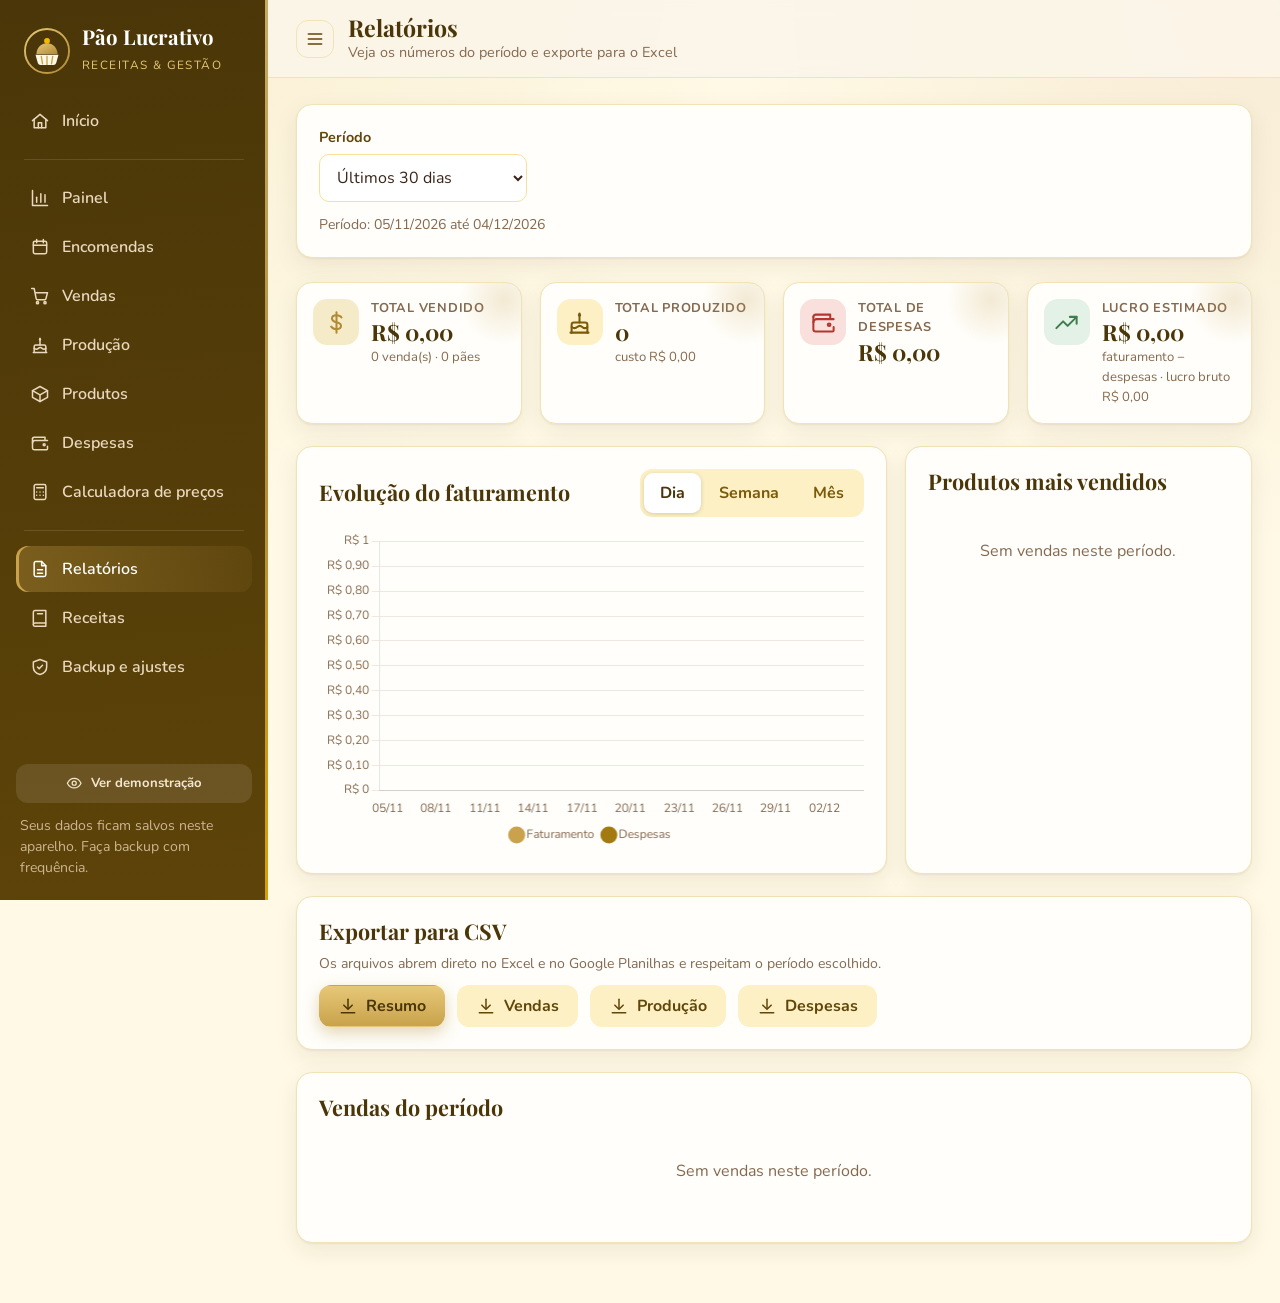
<file: relatorios.html>
<!DOCTYPE html>
<html lang="pt-BR">
<head>
<meta charset="utf-8">
<meta name="viewport" content="width=device-width, initial-scale=1, viewport-fit=cover">
<title>Relatórios — Pão Lucrativo</title>
<meta name="theme-color" content="#4a3608">
<link rel="stylesheet" href="css/style.css">
</head>
<body data-page="relatorios" data-title="Relatórios" data-sub="Veja os números do período e exporte para o Excel">
<main id="content" class="content">
  <section class="card">
    <div class="row" style="align-items:flex-end" id="period-row"></div>
    <div id="period-msg" style="margin-top:12px"></div>
  </section>

  <div id="report" hidden>
    <section class="section"><div class="grid g4" id="cards"></div></section>

    <section class="section grid split-a" id="mid-row">
      <div class="card"><div class="card-head"><h2>Evolução do faturamento</h2>
        <div class="segmented" role="group" aria-label="Agrupar por" id="gran"><button type="button" data-g="day" class="on">Dia</button><button type="button" data-g="week">Semana</button><button type="button" data-g="month">Mês</button></div></div>
        <div class="chart-box"><canvas id="ch-rev" role="img" aria-label="Evolução do faturamento"></canvas></div></div>
      <div class="card"><div class="card-head"><h2>Produtos mais vendidos</h2></div><div id="top"></div></div>
    </section>

    <section class="section card">
      <div class="card-head"><h2>Exportar para CSV</h2></div>
      <p class="muted small" style="margin-top:-6px">Os arquivos abrem direto no Excel e no Google Planilhas e respeitam o período escolhido.</p>
      <div class="row">
        <button class="btn gold" type="button" data-exp="resumo"></button><button class="btn" type="button" data-exp="vendas"></button>
        <button class="btn" type="button" data-exp="producao"></button><button class="btn" type="button" data-exp="despesas"></button>
      </div>
    </section>

    <section class="section card"><div class="card-head"><h2>Vendas do período</h2></div><div id="sales-list"></div></section>
  </div>
</main>
<script src="js/vendor/chart.umd.js"></script>
<script src="js/calc.js"></script>
<script src="js/database.js"></script>
<script src="js/art.js"></script>
<script src="js/auth.js"></script>
<script src="js/app.js"></script>
<script src="js/charts.js"></script>
<script src="js/relatorios.js"></script>
</body>
</html>
</file>
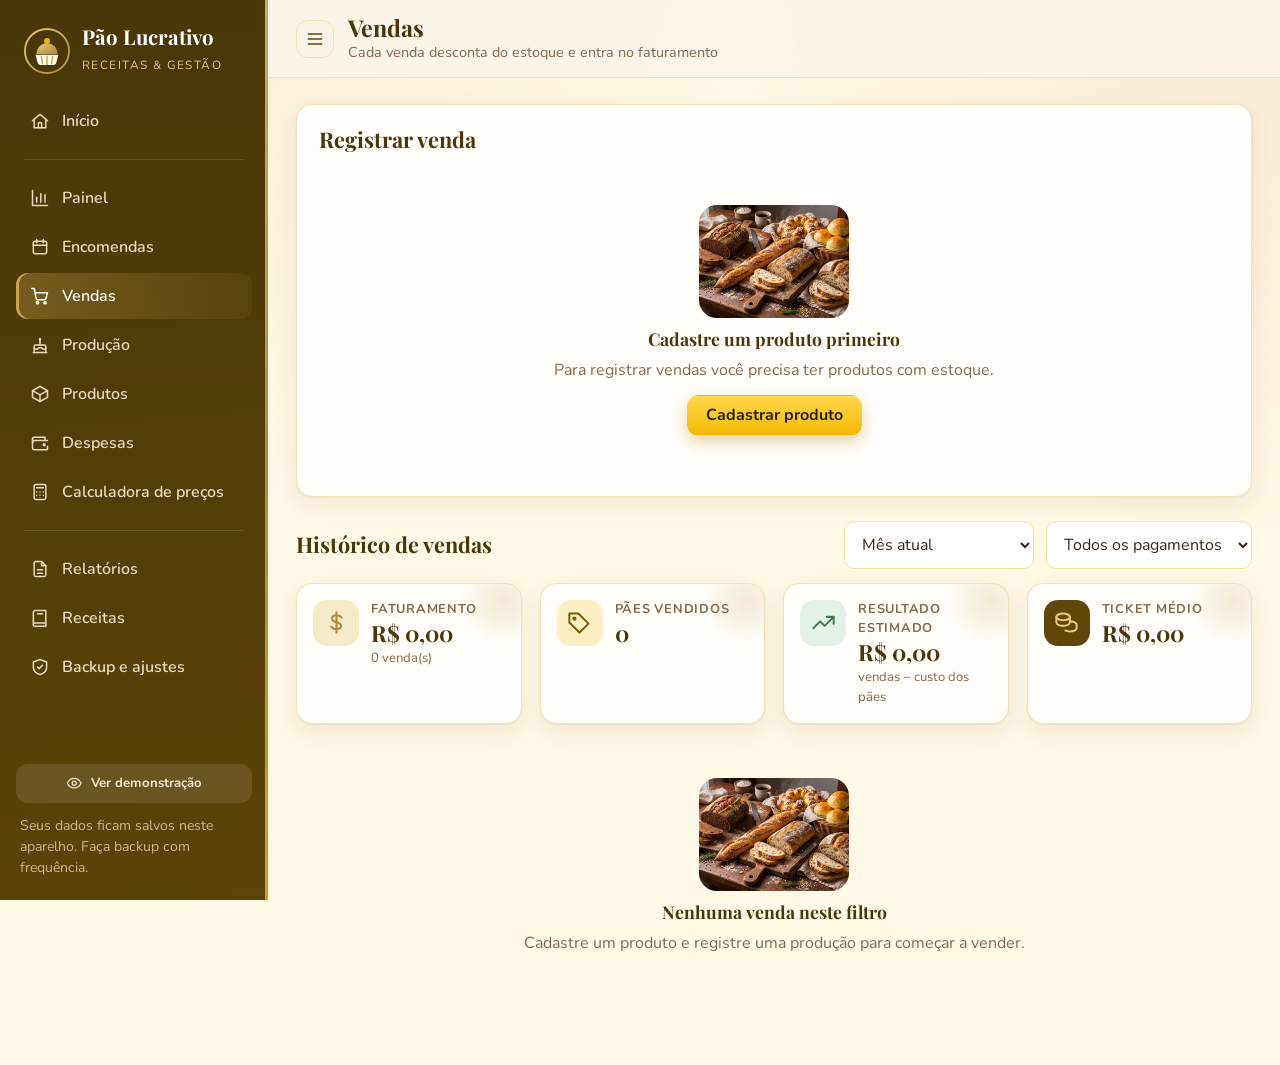
<file: vendas.html>
<!DOCTYPE html>
<html lang="pt-BR">
<head>
<meta charset="utf-8">
<meta name="viewport" content="width=device-width, initial-scale=1, viewport-fit=cover">
<title>Vendas — Pão Lucrativo</title>
<meta name="theme-color" content="#4a3608">
<link rel="stylesheet" href="css/style.css">
</head>
<body data-page="vendas" data-title="Vendas" data-sub="Cada venda desconta do estoque e entra no faturamento">
<main id="content" class="content">
  <section class="card" id="form-card">
    <div class="card-head"><h2 id="form-title">Registrar venda</h2><span class="pill" id="edit-pill" hidden>Editando</span></div>
    <div id="no-products" hidden></div>
    <form id="form" novalidate>
      <div class="form-grid">
        <div class="field c6"><label for="f-product">Produto vendido</label><select id="f-product" name="productId"></select><small class="err" data-err="productId"></small><small class="hint" id="stock-now"></small></div>
        <div class="field c3 keep"><label for="f-qty">Quantidade</label><input type="text" inputmode="numeric" id="f-qty" name="qty" placeholder="Ex.: 10" autocomplete="off"><small class="err" data-err="qty"></small></div>
        <div class="field c3 keep"><label for="f-price">Valor unitário</label><input type="text" inputmode="decimal" id="f-price" name="unitPrice" placeholder="0,00" autocomplete="off"><small class="err" data-err="unitPrice"></small></div>
        <div class="field c4 keep"><label for="f-date">Data da venda</label><input type="date" id="f-date" name="date"><small class="err" data-err="date"></small></div>
        <div class="field c4 keep"><label for="f-payment">Forma de pagamento</label><select id="f-payment" name="payment"></select><small class="err" data-err="payment"></small></div>
        <div class="field c4"><label for="f-notes">Observações <span class="opt">(opcional)</span></label><input type="text" id="f-notes" name="notes" maxlength="200" placeholder="Ex.: encomenda de aniversário" autocomplete="off"><small class="err" data-err="notes"></small></div>
        <div class="liveline" id="live"></div>
      </div>
      <div class="form-actions" style="margin-top:16px"><button class="btn primary" type="submit" id="btn-save"></button><button class="btn ghost" type="button" id="btn-cancel" hidden>Cancelar edição</button></div>
    </form>
  </section>

  <section class="section">
    <div class="card-head"><h2>Histórico de vendas</h2>
      <div class="row"><div class="field" style="min-width:190px"><label class="sr-only" for="flt">Período</label><select id="flt"></select></div>
      <div class="field" style="min-width:170px"><label class="sr-only" for="flt-pay">Pagamento</label><select id="flt-pay"></select></div></div></div>
    <div id="summary" class="grid g4" style="margin-bottom:16px"></div>
    <div id="list"></div>
  </section>
</main>
<script src="js/calc.js"></script>
<script src="js/database.js"></script>
<script src="js/art.js"></script>
<script src="js/auth.js"></script>
<script src="js/app.js"></script>
<script src="js/vendas.js"></script>
</body>
</html>
</file>
<file: css/style.css>
/* Pão Lucrativo — tema confeitaria: chocolate, creme, bege e dourado */
@font-face { font-family: 'Playfair Display'; font-weight: 400; font-display: swap; src: url('../fonts/playfair-display-latin-400-normal.woff2') format('woff2'); }
@font-face { font-family: 'Playfair Display'; font-weight: 700; font-display: swap; src: url('../fonts/playfair-display-latin-700-normal.woff2') format('woff2'); }
@font-face { font-family: 'Nunito'; font-weight: 400; font-display: swap; src: url('../fonts/nunito-latin-400-normal.woff2') format('woff2'); }
@font-face { font-family: 'Nunito'; font-weight: 600; font-display: swap; src: url('../fonts/nunito-latin-600-normal.woff2') format('woff2'); }
@font-face { font-family: 'Nunito'; font-weight: 700; font-display: swap; src: url('../fonts/nunito-latin-700-normal.woff2') format('woff2'); }
@font-face { font-family: 'Nunito'; font-weight: 800; font-display: swap; src: url('../fonts/nunito-latin-800-normal.woff2') format('woff2'); }

:root {
  --choc-950: #2b2006; --choc-900: #4a3608; --choc-800: #4a3608; --choc-700: #614609; --choc-600: #7a5a0b; --choc-500: #a37a10;
  --caramel: #f5b800; --gold: #c9a24b; --gold-600: #b08a34; --gold-300: #e6c878; --gold-100: #f6ebc9;
  --cream: #fff9e5; --beige: #fdf0c4; --beige-2: #f7e19a; --paper: #fffefa; --line: #f0e3b5;
  --text: #3a2418; --muted: #85694f; --ok: #3f7d4f; --ok-bg: #e4f1e6; --warn: #b7791f; --warn-bg: #fbefd2; --bad: #b3372f; --bad-bg: #f9e0dc;
  --radius: 16px; --radius-sm: 10px;
  --shadow: 0 1px 2px rgba(59, 34, 22, .06), 0 8px 24px rgba(59, 34, 22, .08);
  --shadow-lg: 0 10px 40px rgba(43, 24, 16, .22);
  --sidebar-w: 268px;
  --font-body: 'Nunito', system-ui, -apple-system, 'Segoe UI', Roboto, sans-serif;
  --font-title: 'Playfair Display', Georgia, 'Times New Roman', serif;
}
* { box-sizing: border-box; }
[hidden] { display: none !important; }
html { -webkit-text-size-adjust: 100%; }
body { margin: 0; font-family: var(--font-body); color: var(--text); background: var(--cream); line-height: 1.5; font-size: 16px;
  background-image: radial-gradient(circle at 12% -10%, rgba(201, 162, 75, .13), transparent 40%), radial-gradient(circle at 100% 0%, rgba(185, 118, 63, .10), transparent 35%); background-attachment: fixed; }
h1, h2, h3 { font-family: var(--font-title); color: var(--choc-800); line-height: 1.2; margin: 0 0 .5em; }
h1 { font-size: 1.9rem; } h2 { font-size: 1.35rem; } h3 { font-size: 1.1rem; }
p { margin: 0 0 .8em; } a { color: var(--choc-600); }
img, svg { max-width: 100%; }
button, input, select, textarea { font: inherit; color: inherit; }
.sr-only { position: absolute; width: 1px; height: 1px; overflow: hidden; clip: rect(0 0 0 0); white-space: nowrap; }
.icon { width: 1.25em; height: 1.25em; fill: none; stroke: currentColor; stroke-width: 1.8; stroke-linecap: round; stroke-linejoin: round; flex: none; vertical-align: -.2em; }

/* ---------- Estrutura ---------- */
.shell { min-height: 100vh; display: flex; }
.sidebar { width: var(--sidebar-w); flex: none; background: linear-gradient(175deg, var(--choc-900), var(--choc-700) 120%); color: #f3e6d0; padding: 22px 16px; position: fixed; inset: 0 auto 0 0; display: flex; flex-direction: column; z-index: 60; overflow-y: auto; transition: transform .25s ease; }
.sidebar::after { content: ''; position: absolute; right: 0; top: 0; bottom: 0; width: 3px; background: linear-gradient(var(--gold-300), var(--gold), var(--caramel)); opacity: .8; }
.brand { display: flex; align-items: center; gap: 12px; padding: 4px 8px 22px; text-decoration: none; color: inherit; }
.brand-logo { width: 46px; height: 46px; flex: none; }
.brand-name { font-family: var(--font-title); font-weight: 700; font-size: 1.28rem; color: #fff; line-height: 1.1; }
.brand-tag { font-size: .74rem; letter-spacing: .12em; text-transform: uppercase; color: var(--gold-300); }
.nav { display: flex; flex-direction: column; gap: 3px; }
.nav a { display: flex; align-items: center; gap: 12px; padding: 11px 14px; border-radius: 12px; color: #ead9bf; text-decoration: none; font-weight: 600; transition: background .15s, color .15s; }
.nav a:hover { background: rgba(255, 255, 255, .08); color: #fff; }
.nav a.active { background: linear-gradient(90deg, rgba(201, 162, 75, .32), rgba(201, 162, 75, .08)); color: #fff; box-shadow: inset 3px 0 0 var(--gold); }
.nav-sep { height: 1px; background: rgba(255, 255, 255, .12); margin: 12px 8px; }
.side-foot { margin-top: auto; padding-top: 18px; font-size: .82rem; color: #cdb592; }
.side-foot .btn { width: 100%; justify-content: center; }
.main-col { margin-left: var(--sidebar-w); flex: 1; min-width: 0; display: flex; flex-direction: column; }
.topbar { position: sticky; top: 0; z-index: 40; display: flex; align-items: center; gap: 14px; padding: 14px 28px; background: rgba(251, 245, 234, .88); backdrop-filter: blur(10px); border-bottom: 1px solid var(--line); }
.topbar h1 { font-size: 1.45rem; margin: 0; }
.topbar .sub { color: var(--muted); font-size: .9rem; margin: 0; }
.topbar .grow { flex: 1; min-width: 0; }
.menu-btn { display: none; }
.content { padding: 26px 28px 60px; max-width: 1280px; width: 100%; margin: 0 auto; }
.bottomnav { display: none; }
.backdrop { display: none; }

.demo-banner { background: linear-gradient(90deg, var(--gold-100), #fff4d6); border-bottom: 1px solid var(--gold-300); color: var(--choc-700); padding: 10px 28px; display: flex; gap: 12px; align-items: center; flex-wrap: wrap; font-size: .92rem; }
.demo-banner strong { color: var(--choc-800); }
.demo-banner .btn { padding: 6px 12px; font-size: .85rem; }
.pill { display: inline-flex; align-items: center; gap: 6px; padding: 3px 11px; border-radius: 999px; background: var(--beige); color: var(--choc-600); font-size: .78rem; font-weight: 700; }
.pill.gold { background: var(--gold-100); color: var(--gold-600); } .pill.ok { background: var(--ok-bg); color: var(--ok); } .pill.warn { background: var(--warn-bg); color: var(--warn); } .pill.bad { background: var(--bad-bg); color: var(--bad); }

/* ---------- Componentes ---------- */
.card { background: var(--paper); border: 1px solid var(--line); border-radius: var(--radius); box-shadow: var(--shadow); padding: 22px; }
.card + .card, .section + .section { margin-top: 22px; }
.grid > .card, .grid > .card + .card, .grid > .section, .grid > .section + .section { margin-top: 0; }
.card-head { display: flex; align-items: center; justify-content: space-between; gap: 12px; flex-wrap: wrap; margin-bottom: 14px; }
.card-head h2, .card-head h3 { margin: 0; }
.muted { color: var(--muted); } .small { font-size: .88rem; } .right { text-align: right; } .center { text-align: center; }
.grid { display: grid; gap: 18px; }
.g2 { grid-template-columns: repeat(2, minmax(0, 1fr)); } .g3 { grid-template-columns: repeat(3, minmax(0, 1fr)); } .g4 { grid-template-columns: repeat(4, minmax(0, 1fr)); }
.row { display: flex; gap: 12px; align-items: center; flex-wrap: wrap; }
.row.between { justify-content: space-between; }
.split-a { grid-template-columns: minmax(0, 1.7fr) minmax(0, 1fr); } .split-b { grid-template-columns: minmax(0, 1fr) minmax(0, 1.1fr); align-items: start; }
.section { margin-top: 24px; }
.page-intro { margin-bottom: 22px; color: var(--muted); max-width: 70ch; }

.btn { display: inline-flex; align-items: center; gap: 8px; border: 1px solid transparent; border-radius: 12px; padding: 10px 18px; font-weight: 700; cursor: pointer; background: var(--beige); color: var(--choc-700); text-decoration: none; transition: transform .1s, box-shadow .15s, background .15s; line-height: 1.2; }
.btn:hover { background: var(--beige-2); } .btn:active { transform: translateY(1px); }
.btn:focus-visible, input:focus-visible, select:focus-visible, textarea:focus-visible, a:focus-visible, summary:focus-visible { outline: 3px solid var(--gold); outline-offset: 2px; }
.btn.primary { background: linear-gradient(180deg, var(--choc-600), var(--choc-800)); color: #fff; box-shadow: 0 6px 16px rgba(59, 34, 22, .28); }
.btn.primary:hover { background: linear-gradient(180deg, var(--choc-500), var(--choc-700)); }
.btn.gold { background: linear-gradient(180deg, var(--gold-300), var(--gold)); color: var(--choc-900); box-shadow: 0 6px 16px rgba(176, 138, 52, .35); }
.btn.gold:hover { background: linear-gradient(180deg, #f0d78c, var(--gold-600)); }
.btn.danger { background: var(--bad-bg); color: var(--bad); } .btn.danger:hover { background: #f3c9c3; }
.btn.danger.solid { background: var(--bad); color: #fff; } .btn.danger.solid:hover { background: #962d27; }
.btn.ghost { background: transparent; border-color: var(--line); } .btn.ghost:hover { background: var(--beige); }
.btn.sm { padding: 6px 12px; font-size: .86rem; border-radius: 10px; }
.btn.icon-only { padding: 8px; } .btn:disabled { opacity: .55; cursor: not-allowed; }

.field { display: flex; flex-direction: column; gap: 5px; min-width: 0; }
.field label, .label { font-weight: 700; font-size: .9rem; color: var(--choc-700); }
.field label .opt { font-weight: 400; color: var(--muted); }
input[type=text], input[type=date], input[type=number], input[type=month], select, textarea { width: 100%; border: 1.5px solid var(--beige-2); background: #fff; border-radius: var(--radius-sm); padding: 11px 13px; min-height: 46px; transition: border-color .15s, box-shadow .15s; }
textarea { min-height: 96px; resize: vertical; }
input:focus, select:focus, textarea:focus { border-color: var(--gold); box-shadow: 0 0 0 3px rgba(201, 162, 75, .25); outline: none; }
.field.invalid input, .field.invalid select, .field.invalid textarea { border-color: var(--bad); background: #fffafa; }
.err { color: var(--bad); font-size: .83rem; min-height: 0; } .err:empty { display: none; }
.hint { color: var(--muted); font-size: .83rem; }
.form-grid { display: grid; gap: 16px; grid-template-columns: repeat(12, minmax(0, 1fr)); }
.form-grid > * { grid-column: span 12; }
.c3 { grid-column: span 3 !important; } .c4 { grid-column: span 4 !important; } .c5 { grid-column: span 5 !important; } .c6 { grid-column: span 6 !important; } .c8 { grid-column: span 8 !important; }
.form-actions { display: flex; gap: 10px; flex-wrap: wrap; margin-top: 6px; }
.check { display: flex; gap: 10px; align-items: flex-start; font-size: .94rem; } .check input { width: 20px; height: 20px; margin-top: 2px; accent-color: var(--choc-600); }
.segmented { display: inline-flex; background: var(--beige); border-radius: 12px; padding: 4px; gap: 2px; flex-wrap: wrap; }
.segmented button { border: 0; background: transparent; padding: 8px 16px; border-radius: 9px; font-weight: 700; cursor: pointer; color: var(--choc-600); }
.segmented button.on { background: #fff; color: var(--choc-800); box-shadow: 0 1px 4px rgba(59, 34, 22, .18); }
.liveline { display: flex; gap: 22px; flex-wrap: wrap; background: var(--cream); border: 1px dashed var(--gold); border-radius: 12px; padding: 12px 16px; }
.liveline b { font-size: 1.15rem; color: var(--choc-800); display: block; } .liveline span { font-size: .8rem; color: var(--muted); text-transform: uppercase; letter-spacing: .05em; }
.pos { color: var(--ok) !important; } .neg { color: var(--bad) !important; }

/* Cartões de indicadores */
.stat { position: relative; overflow: hidden; background: var(--paper); border: 1px solid var(--line); border-radius: var(--radius); padding: 18px 18px 16px; box-shadow: var(--shadow); display: flex; gap: 14px; align-items: flex-start; }
.stat::after { content: ''; position: absolute; right: -28px; top: -28px; width: 90px; height: 90px; border-radius: 50%; background: radial-gradient(circle, rgba(201, 162, 75, .22), transparent 70%); }
.stat .ico { width: 46px; height: 46px; border-radius: 14px; display: grid; place-items: center; background: var(--beige); color: var(--choc-600); flex: none; font-size: 1.35rem; }
.stat.gold .ico { background: var(--gold-100); color: var(--gold-600); } .stat.green .ico { background: var(--ok-bg); color: var(--ok); } .stat.red .ico { background: var(--bad-bg); color: var(--bad); } .stat.dark .ico { background: var(--choc-700); color: var(--gold-300); }
.stat .k { font-size: .8rem; text-transform: uppercase; letter-spacing: .06em; color: var(--muted); font-weight: 700; }
.stat .v { font-family: var(--font-title); font-size: 1.65rem; font-weight: 700; color: var(--choc-800); line-height: 1.15; margin-top: 2px; word-break: break-word; }
.stat .n { font-size: .82rem; color: var(--muted); margin-top: 2px; }
.stat.feature { background: linear-gradient(135deg, var(--choc-800), var(--choc-600)); border: 0; color: #f3e6d0; }
.stat.feature .k, .stat.feature .n { color: var(--gold-300); } .stat.feature .v { color: #fff; } .stat.feature .ico { background: rgba(255, 255, 255, .14); color: var(--gold-300); }
.stat > div:last-child { min-width: 0; flex: 1; }
.g4 .stat { gap: 12px; padding: 16px; } .g4 .stat .v { font-size: 1.4rem; }

/* Tabelas (viram cartões no celular) */
.table-wrap { overflow-x: auto; border: 1px solid var(--line); border-radius: var(--radius-sm); background: #fff; }
table { width: 100%; border-collapse: collapse; font-size: .94rem; }
th { text-align: left; background: var(--beige); color: var(--choc-700); font-size: .78rem; text-transform: uppercase; letter-spacing: .06em; padding: 11px 14px; white-space: nowrap; }
td { padding: 12px 14px; border-top: 1px solid var(--line); vertical-align: middle; }
tbody tr:hover { background: #fffaf0; }
td.num, th.num { text-align: right; white-space: nowrap; font-variant-numeric: tabular-nums; }
td.actions { white-space: nowrap; text-align: right; }
tfoot td { font-weight: 800; background: var(--cream); }
.empty { text-align: center; padding: 38px 18px; color: var(--muted); }
.empty .art { width: 150px; margin: 0 auto 10px; display: block; border-radius: 18px; } .empty img.art { aspect-ratio: 4 / 3; object-fit: cover; }

/* Produtos / receitas: grade de cartões com imagem */
.cards-grid { display: grid; gap: 20px; grid-template-columns: repeat(auto-fill, minmax(250px, 1fr)); }
.tile { background: var(--paper); border: 1px solid var(--line); border-radius: var(--radius); box-shadow: var(--shadow); overflow: hidden; display: flex; flex-direction: column; transition: transform .18s, box-shadow .18s; }
.tile:hover { transform: translateY(-3px); box-shadow: 0 14px 34px rgba(59, 34, 22, .16); }
.tile .thumb { aspect-ratio: 4 / 3; background: var(--beige); position: relative; overflow: hidden; }
.tile .thumb > img, .tile .thumb > svg { width: 100%; height: 100%; object-fit: cover; display: block; }
.tile .thumb .badge { position: absolute; top: 10px; left: 10px; }
.tile .thumb .badge.r { left: auto; right: 10px; }
.tile .body { padding: 14px 16px 16px; display: flex; flex-direction: column; gap: 8px; flex: 1; }
.tile h3 { margin: 0; font-size: 1.08rem; }
.tile .meta { display: flex; justify-content: space-between; gap: 8px; font-size: .88rem; color: var(--muted); }
.tile .price { font-family: var(--font-title); font-weight: 700; color: var(--choc-800); font-size: 1.25rem; }
.tile .foot { margin-top: auto; display: flex; gap: 8px; padding-top: 6px; }
.tile .foot .btn { flex: 1; justify-content: center; }
button.tile { text-align: left; padding: 0; cursor: pointer; font: inherit; color: inherit; }

.chips { display: flex; gap: 8px; flex-wrap: wrap; }
.chip { border: 1.5px solid var(--beige-2); background: #fff; color: var(--choc-600); padding: 7px 15px; border-radius: 999px; font-weight: 700; font-size: .88rem; cursor: pointer; }
.chip:hover { border-color: var(--gold); } .chip.on { background: var(--choc-700); border-color: var(--choc-700); color: #fff; }
.toolbar { display: flex; gap: 12px; align-items: center; flex-wrap: wrap; margin-bottom: 18px; }
.toolbar .search { position: relative; flex: 1; min-width: 200px; max-width: 380px; }
.toolbar .search input { padding-left: 40px; } .toolbar .search .icon { position: absolute; left: 13px; top: 50%; transform: translateY(-50%); color: var(--muted); }

.chart-box { position: relative; height: 320px; } .chart-box.sm { height: 260px; }
.bars { display: flex; flex-direction: column; gap: 10px; }
.bar-row { display: grid; grid-template-columns: minmax(90px, 150px) minmax(0, 1fr) auto; gap: 10px; align-items: center; font-size: .9rem; }
.bar-row > span { min-width: 0; overflow-wrap: anywhere; } .bar-row > b { white-space: nowrap; }
.bar-track { background: var(--beige); height: 12px; border-radius: 99px; overflow: hidden; } .bar-fill { height: 100%; border-radius: 99px; background: linear-gradient(90deg, var(--caramel), var(--gold)); }
.rank { width: 26px; height: 26px; border-radius: 50%; background: var(--gold-100); color: var(--gold-600); display: inline-grid; place-items: center; font-weight: 800; font-size: .8rem; margin-right: 8px; }

/* Diálogos e avisos */
dialog { border: 0; border-radius: 20px; padding: 0; width: min(680px, calc(100vw - 24px)); max-height: calc(100vh - 24px); box-shadow: var(--shadow-lg); background: var(--paper); color: var(--text); }
dialog.wide { width: min(860px, calc(100vw - 24px)); }
dialog::backdrop { background: rgba(31, 17, 11, .6); backdrop-filter: blur(3px); }
.dlg-head { display: flex; align-items: center; justify-content: space-between; gap: 12px; padding: 18px 24px; border-bottom: 1px solid var(--line); background: var(--cream); position: sticky; top: 0; z-index: 2; }
.dlg-head h2 { margin: 0; } .dlg-body { padding: 22px 24px 26px; }
dialog.confirm { width: min(440px, calc(100vw - 24px)); } dialog.confirm .dlg-body { text-align: center; } dialog.confirm .form-actions { justify-content: center; }
.confirm-ico { width: 56px; height: 56px; border-radius: 50%; display: grid; place-items: center; margin: 0 auto 12px; background: var(--bad-bg); color: var(--bad); font-size: 1.7rem; }
.confirm-ico.neutral { background: var(--gold-100); color: var(--gold-600); }
.toasts { position: fixed; right: 18px; bottom: 18px; z-index: 200; display: flex; flex-direction: column; gap: 10px; max-width: min(380px, calc(100vw - 36px)); }
.toast { display: flex; gap: 10px; align-items: flex-start; background: var(--choc-800); color: #fff; padding: 13px 16px; border-radius: 14px; box-shadow: var(--shadow-lg); animation: toast-in .25s ease; border-left: 5px solid var(--gold); font-weight: 600; }
.toast.ok { border-left-color: #6cc283; } .toast.err { border-left-color: #f08a80; } .toast .icon { margin-top: 2px; }
@keyframes toast-in { from { opacity: 0; transform: translateY(12px); } to { opacity: 1; transform: none; } }
.alert { display: flex; gap: 12px; padding: 14px 16px; border-radius: 12px; background: var(--warn-bg); color: #6b4a10; border: 1px solid #ecd49b; align-items: flex-start; }
.alert.bad { background: var(--bad-bg); color: #7a231d; border-color: #ecb7b0; } .alert.ok { background: var(--ok-bg); color: #25552f; border-color: #bcdcc2; } .alert .icon { margin-top: 3px; }
details.help { background: var(--cream); border: 1px solid var(--line); border-radius: 12px; padding: 10px 16px; margin-bottom: 18px; } details.help summary { cursor: pointer; font-weight: 700; color: var(--choc-700); } details.help p { margin: 10px 0 0; color: var(--muted); font-size: .92rem; }
.photo-pick { display: flex; gap: 14px; align-items: center; flex-wrap: wrap; } .photo-pick .preview { width: 110px; height: 82px; border-radius: 12px; overflow: hidden; background: var(--beige); border: 1px dashed var(--beige-2); display: grid; place-items: center; color: var(--muted); font-size: .8rem; text-align: center; } .photo-pick .preview img { width: 100%; height: 100%; object-fit: cover; }
.loading { display: grid; place-items: center; min-height: 40vh; color: var(--muted); } .spinner { width: 34px; height: 34px; border: 4px solid var(--beige-2); border-top-color: var(--gold); border-radius: 50%; animation: spin 1s linear infinite; margin: 0 auto 10px; } @keyframes spin { to { transform: rotate(360deg); } }

/* Receita aberta */
.recipe-hero { aspect-ratio: 16 / 7; border-radius: 16px; overflow: hidden; margin-bottom: 18px; background: var(--beige); } .recipe-hero > * { width: 100%; height: 100%; object-fit: cover; display: block; }
.facts { display: grid; grid-template-columns: repeat(auto-fit, minmax(150px, 1fr)); gap: 12px; margin-bottom: 18px; }
.fact { background: var(--cream); border: 1px solid var(--line); border-radius: 12px; padding: 10px 14px; } .fact span { display: block; font-size: .75rem; text-transform: uppercase; letter-spacing: .06em; color: var(--muted); font-weight: 700; } .fact b { font-family: var(--font-title); font-size: 1.1rem; color: var(--choc-800); }
.recipe-cols { display: grid; grid-template-columns: 1fr 1.4fr; gap: 24px; } ul.ingredients { padding-left: 0; list-style: none; margin: 0; } ul.ingredients li { padding: 8px 0 8px 28px; border-bottom: 1px dashed var(--line); position: relative; } ul.ingredients li::before { content: ''; position: absolute; left: 6px; top: 15px; width: 10px; height: 10px; border-radius: 50%; background: var(--gold); } ol.steps { padding-left: 22px; margin: 0; } ol.steps li { padding: 6px 0; } ol.steps li::marker { color: var(--gold-600); font-weight: 800; }
.slots { display: grid; grid-template-columns: repeat(auto-fit, minmax(18px, 1fr)); gap: 4px; max-width: 520px; margin-top: 10px; } .slots i { height: 10px; border-radius: 3px; background: var(--beige-2); } .slots i.on { background: linear-gradient(90deg, var(--caramel), var(--gold)); }

/* Início (landing) */
.hero { display: grid; grid-template-columns: 1.1fr .9fr; gap: 30px; align-items: center; background: linear-gradient(135deg, var(--choc-900), var(--choc-700)); border-radius: 26px; padding: 40px; color: #f3e6d0; position: relative; overflow: hidden; box-shadow: var(--shadow-lg); }
.hero::before { content: ''; position: absolute; width: 380px; height: 380px; right: -90px; top: -120px; border-radius: 50%; background: radial-gradient(circle, rgba(230, 200, 120, .28), transparent 65%); }
.hero h1 { color: #fff; font-size: 2.6rem; margin-bottom: .3em; } .hero h1 em { color: var(--gold-300); font-style: italic; }
.hero p { font-size: 1.08rem; color: #e8d6ba; max-width: 46ch; } .hero .hero-art { border-radius: 22px; overflow: hidden; box-shadow: 0 18px 50px rgba(0, 0, 0, .35); border: 3px solid rgba(230, 200, 120, .55); transform: rotate(1.5deg); position: relative; } .hero .hero-art svg { display: block; width: 100%; height: auto; } .hero .hero-art img { display: block; width: 100%; aspect-ratio: 16 / 9; object-fit: cover; }
.steps3 { counter-reset: s; display: grid; grid-template-columns: repeat(3, 1fr); gap: 18px; }
.steps3 > div { counter-increment: s; position: relative; background: var(--paper); border: 1px solid var(--line); border-radius: var(--radius); padding: 22px 20px 20px 20px; box-shadow: var(--shadow); } .steps3 > div::before { content: counter(s); position: absolute; top: -14px; left: 18px; width: 34px; height: 34px; border-radius: 50%; background: linear-gradient(var(--gold-300), var(--gold)); color: var(--choc-900); display: grid; place-items: center; font-family: var(--font-title); font-weight: 700; } .steps3 h3 { margin-top: 6px; }
.shortcut { display: flex; gap: 14px; align-items: center; text-decoration: none; color: inherit; padding: 16px 18px; border-radius: var(--radius); background: var(--paper); border: 1px solid var(--line); box-shadow: var(--shadow); transition: transform .15s, border-color .15s; } .shortcut:hover { transform: translateY(-2px); border-color: var(--gold); } .shortcut .ico { width: 46px; height: 46px; border-radius: 14px; display: grid; place-items: center; background: var(--gold-100); color: var(--gold-600); font-size: 1.35rem; flex: none; } .shortcut b { display: block; color: var(--choc-800); } .shortcut span { font-size: .86rem; color: var(--muted); }

/* ---------- Responsivo ---------- */
@media (max-width: 1100px) { .g4 { grid-template-columns: repeat(2, minmax(0, 1fr)); } .g3 { grid-template-columns: repeat(2, minmax(0, 1fr)); } .hero { grid-template-columns: 1fr; } .hero .hero-art { max-width: 520px; } }
@media (max-width: 900px) {
  .sidebar { transform: translateX(-102%); box-shadow: var(--shadow-lg); } body.nav-open .sidebar { transform: none; }
  body.nav-open .backdrop { display: block; position: fixed; inset: 0; background: rgba(31, 17, 11, .55); z-index: 55; }
  .main-col { margin-left: 0; } .menu-btn { display: inline-flex; } .topbar { padding: 10px 14px; } .topbar h1 { font-size: 1.2rem; } .topbar .sub { display: none; }
  .content { padding: 18px 14px 96px; } .demo-banner { padding: 10px 14px; }
  .bottomnav { display: flex; position: fixed; left: 0; right: 0; bottom: 0; z-index: 50; background: var(--choc-900); padding: 6px 6px calc(6px + env(safe-area-inset-bottom)); box-shadow: 0 -6px 24px rgba(31, 17, 11, .3); border-top: 2px solid var(--gold); }
  .bottomnav a, .bottomnav button { flex: 1; display: flex; flex-direction: column; align-items: center; gap: 2px; padding: 6px 2px; color: #cdb592; text-decoration: none; font-size: .68rem; font-weight: 700; background: none; border: 0; cursor: pointer; border-radius: 10px; }
  .bottomnav .icon { width: 1.5em; height: 1.5em; } .bottomnav a.active { color: var(--gold-300); background: rgba(255, 255, 255, .08); }
  .g2, .g3, .split-a, .split-b { grid-template-columns: minmax(0, 1fr); } .recipe-cols { grid-template-columns: 1fr; } .steps3 { grid-template-columns: 1fr; gap: 26px; } .hero { padding: 26px 20px; border-radius: 20px; } .hero h1 { font-size: 2rem; }
  .c3, .c4, .c5, .c6, .c8 { grid-column: span 12 !important; } .form-grid .c3.keep, .form-grid .c4.keep, .form-grid .c6.keep { grid-column: span 6 !important; }
  .toasts { left: 14px; right: 14px; bottom: 84px; max-width: none; }
  /* tabelas viram cartões */
  table.stack, table.stack tbody, table.stack tr, table.stack td { display: block; width: 100%; } table.stack thead { display: none; } .table-wrap:has(table.stack) { border: 0; background: transparent; overflow: visible; }
  table.stack tr { background: #fff; border: 1px solid var(--line); border-radius: 14px; margin-bottom: 12px; padding: 8px 4px; box-shadow: var(--shadow); } table.stack td { border: 0; padding: 6px 14px; display: flex; justify-content: space-between; gap: 14px; text-align: right !important; white-space: normal !important; }
  table.stack td::before { content: attr(data-label); font-weight: 700; color: var(--muted); font-size: .8rem; text-transform: uppercase; letter-spacing: .04em; text-align: left; flex: none; }
  table.stack td.actions { justify-content: flex-end; padding-top: 10px; } table.stack td.actions::before { display: none; } table.stack tfoot { display: block; } table.stack tfoot tr { background: var(--cream); } table.stack tfoot td:empty { display: none; }
  dialog, dialog.wide { width: 100vw; max-width: 100vw; max-height: 100vh; height: 100%; border-radius: 0; margin: 0; } .dlg-head { padding: 14px 16px; } .dlg-body { padding: 16px; } dialog.confirm { height: auto; border-radius: 20px; margin: auto; width: calc(100vw - 24px); }
  .chart-box { height: 260px; } .bar-row { grid-template-columns: minmax(70px, 120px) minmax(0, 1fr) auto; gap: 8px; }
  .demo-banner { gap: 8px; font-size: .85rem; } .demo-banner > span { flex-basis: 100%; } .demo-banner .btn { padding: 6px 11px; font-size: .8rem; }
}
@media (max-width: 520px) { .g4 { grid-template-columns: 1fr; } .stat .v { font-size: 1.45rem; } .cards-grid { grid-template-columns: 1fr 1fr; gap: 12px; } .tile .body { padding: 10px 11px 12px; } .tile .foot .btn span { display: none; } .card { padding: 16px; } h1 { font-size: 1.6rem; } }
@media (max-width: 380px) { .cards-grid { grid-template-columns: 1fr; } }
@media print { .sidebar, .topbar, .bottomnav, .demo-banner, .toasts, .btn, .toolbar { display: none !important; } .main-col { margin: 0; } body { background: #fff; } .card, .stat { box-shadow: none; } }
@media (prefers-reduced-motion: reduce) { * { animation: none !important; transition: none !important; } }

.late { color: #b3372f; }

/* tema amarelo: botão principal amarelo com letra escura */
.btn.primary { background: linear-gradient(180deg, #ffd84d, #f5b800); color: #2b2006; box-shadow: 0 6px 16px rgba(160, 115, 0, .30); }
.btn.primary:hover { background: linear-gradient(180deg, #ffe073, #ffc61a); color: #2b2006; }
</file>
